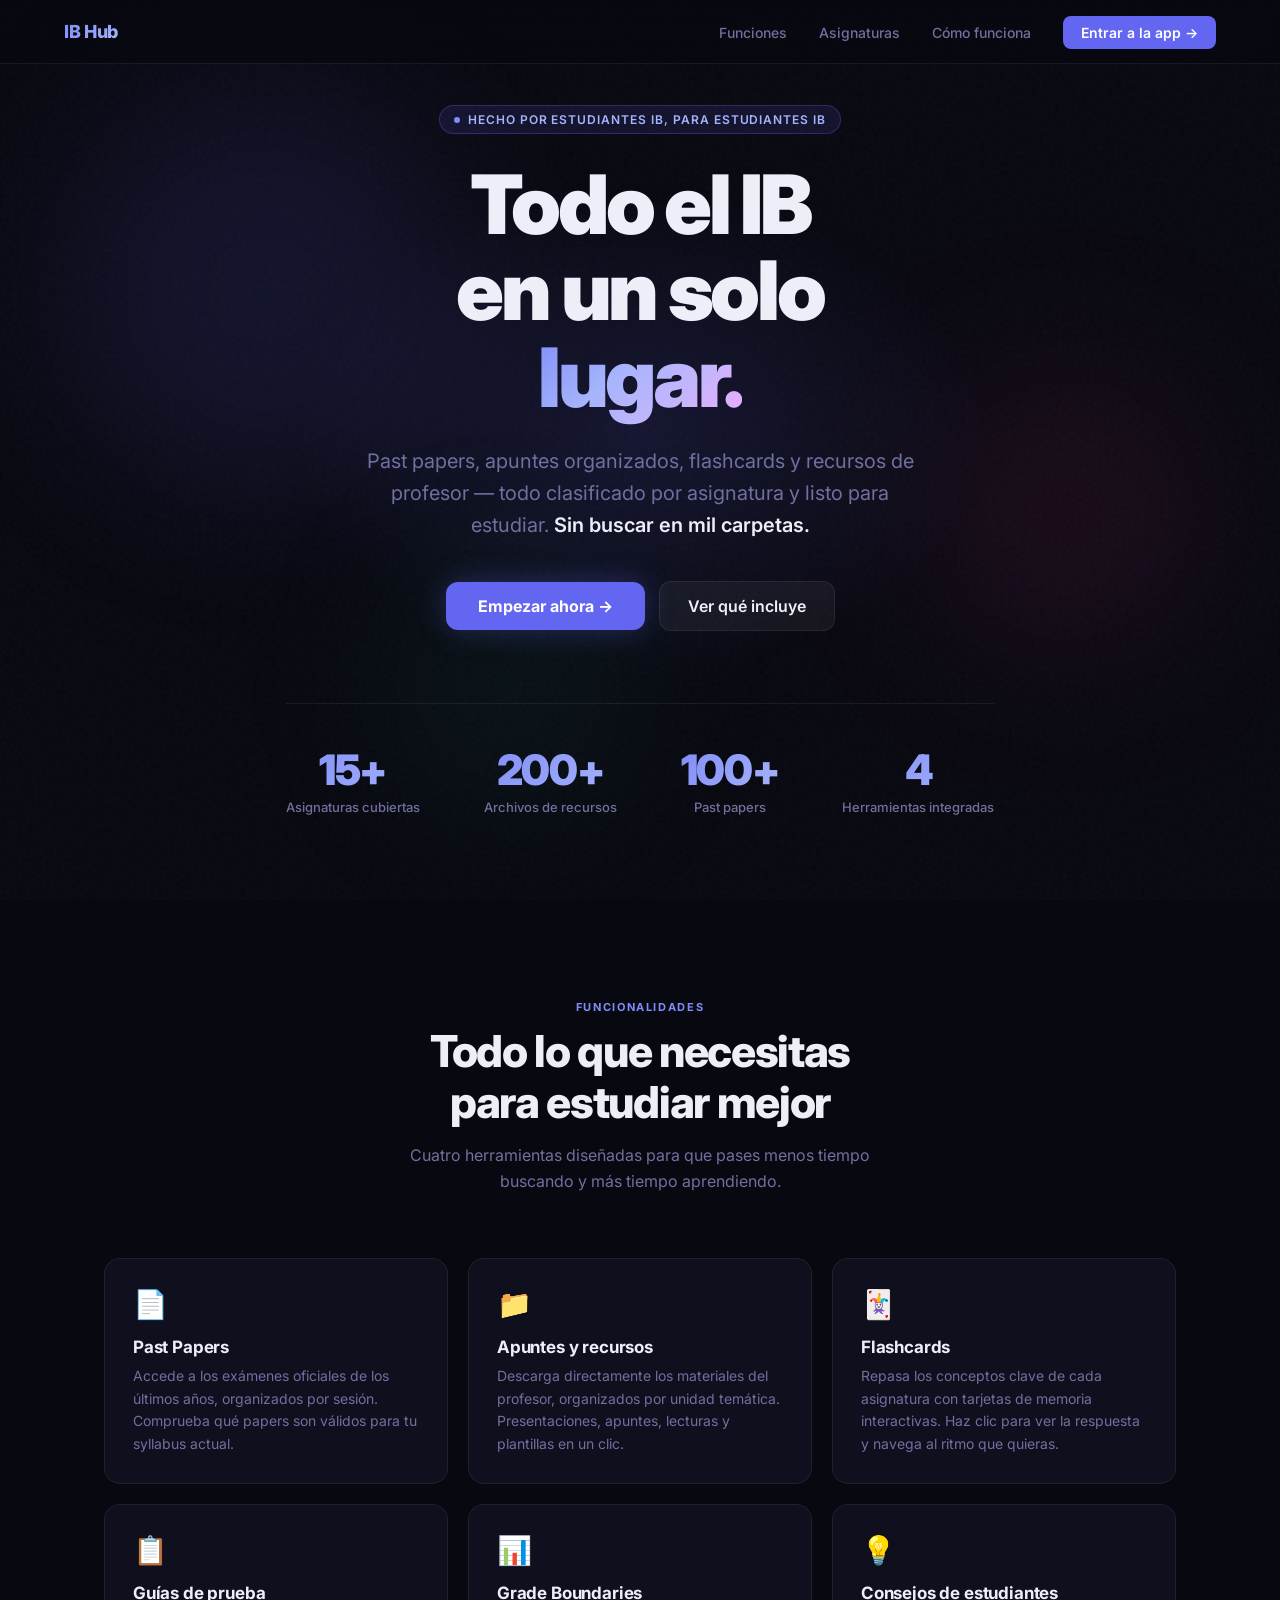
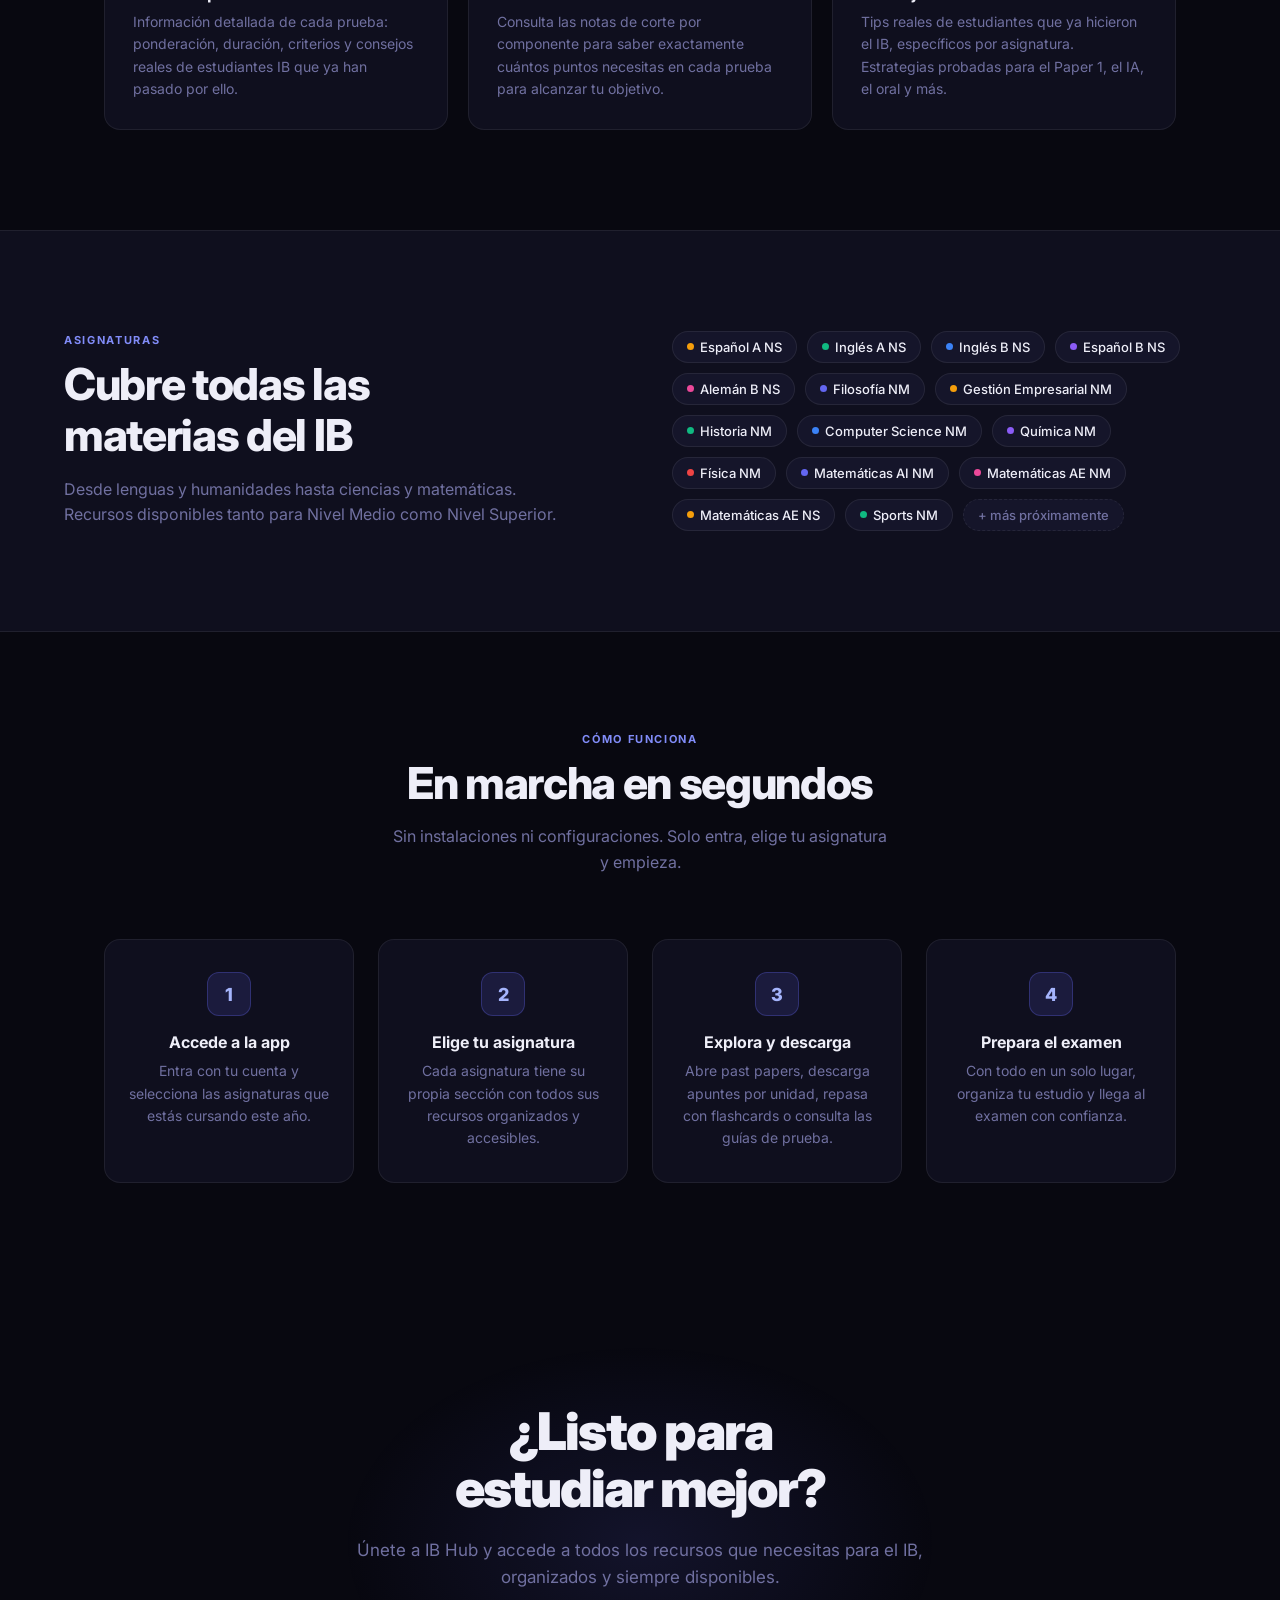
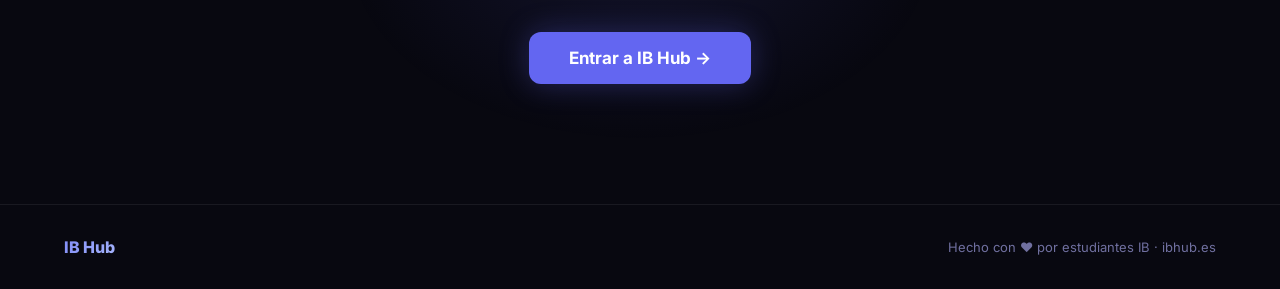
<file: index.html>
<!DOCTYPE html>
<html lang="es">
<head>
  <meta charset="UTF-8" />
  <meta name="viewport" content="width=device-width, initial-scale=1.0" />
  <title>IB Hub — Tu plataforma de estudio IB</title>
  <meta name="description" content="Todo lo que necesitas para el IB en un solo lugar. Past papers, apuntes, flashcards y recursos organizados por asignatura." />
  <link rel="preconnect" href="https://fonts.googleapis.com" />
  <link rel="preconnect" href="https://fonts.gstatic.com" crossorigin />
  <link href="https://fonts.googleapis.com/css2?family=Inter:wght@300;400;500;600;700;800;900&display=swap" rel="stylesheet" />
  <style>
    *, *::before, *::after { box-sizing: border-box; margin: 0; padding: 0; }

    :root {
      --bg:      #080810;
      --bg2:     #0f0f1e;
      --bg3:     #15152a;
      --border:  rgba(255,255,255,0.07);
      --text:    #eeeef8;
      --muted:   #7070a0;
      --accent:  #6366f1;
      --accent2: #818cf8;
      --accent3: #a5b4fc;
      --green:   #10b981;
      --yellow:  #f59e0b;
      --pink:    #ec4899;
    }

    html { scroll-behavior: smooth; }

    body {
      font-family: 'Inter', sans-serif;
      background: var(--bg);
      color: var(--text);
      min-height: 100vh;
      overflow-x: hidden;
    }

    /* ── NOISE overlay ── */
    body::before {
      content: '';
      position: fixed;
      inset: 0;
      background-image: url("data:image/svg+xml,%3Csvg viewBox='0 0 256 256' xmlns='http://www.w3.org/2000/svg'%3E%3Cfilter id='noise'%3E%3CfeTurbulence type='fractalNoise' baseFrequency='0.9' numOctaves='4' stitchTiles='stitch'/%3E%3C/filter%3E%3Crect width='100%25' height='100%25' filter='url(%23noise)' opacity='0.03'/%3E%3C/svg%3E");
      pointer-events: none;
      z-index: 0;
    }

    /* ── NAV ── */
    nav {
      position: fixed;
      top: 0; left: 0; right: 0;
      z-index: 100;
      display: flex;
      align-items: center;
      justify-content: space-between;
      padding: 0 clamp(20px, 5vw, 80px);
      height: 64px;
      background: rgba(8,8,16,0.7);
      backdrop-filter: blur(20px);
      border-bottom: 1px solid var(--border);
    }

    .nav-logo {
      font-size: 18px;
      font-weight: 800;
      letter-spacing: -0.02em;
      background: linear-gradient(135deg, var(--accent2), var(--accent3));
      -webkit-background-clip: text;
      -webkit-text-fill-color: transparent;
    }

    .nav-links {
      display: flex;
      align-items: center;
      gap: 32px;
      list-style: none;
    }

    .nav-links a {
      color: var(--muted);
      text-decoration: none;
      font-size: 14px;
      font-weight: 500;
      transition: color .2s;
    }
    .nav-links a:hover { color: var(--text); }

    .nav-cta {
      background: var(--accent);
      color: #fff !important;
      padding: 8px 18px;
      border-radius: 8px;
      font-weight: 600 !important;
      transition: background .2s, transform .15s !important;
    }
    .nav-cta:hover { background: var(--accent2) !important; transform: translateY(-1px); }

    /* ── HERO ── */
    .hero {
      position: relative;
      min-height: 100vh;
      display: flex;
      flex-direction: column;
      align-items: center;
      justify-content: center;
      text-align: center;
      padding: 100px clamp(20px, 5vw, 80px) 80px;
      overflow: hidden;
    }

    /* glow blobs */
    .hero::after {
      content: '';
      position: absolute;
      top: 20%;
      left: 50%;
      transform: translateX(-50%);
      width: 700px;
      height: 500px;
      background: radial-gradient(ellipse, rgba(99,102,241,0.15) 0%, transparent 70%);
      pointer-events: none;
      z-index: 0;
    }

    .blob {
      position: absolute;
      border-radius: 50%;
      filter: blur(80px);
      pointer-events: none;
      z-index: 0;
    }
    .blob-1 { width: 400px; height: 400px; background: rgba(99,102,241,0.12); top: 10%; left: 5%; }
    .blob-2 { width: 300px; height: 300px; background: rgba(236,72,153,0.08); top: 40%; right: 5%; }
    .blob-3 { width: 250px; height: 250px; background: rgba(16,185,129,0.07); bottom: 10%; left: 30%; }

    .hero-content { position: relative; z-index: 1; max-width: 820px; }

    .hero-badge {
      display: inline-flex;
      align-items: center;
      gap: 8px;
      background: rgba(99,102,241,0.12);
      border: 1px solid rgba(99,102,241,0.3);
      color: var(--accent3);
      font-size: 12px;
      font-weight: 600;
      letter-spacing: 0.08em;
      text-transform: uppercase;
      padding: 6px 14px;
      border-radius: 100px;
      margin-bottom: 28px;
    }

    .hero-badge span { width: 6px; height: 6px; background: var(--accent2); border-radius: 50%; animation: pulse 2s infinite; }
    @keyframes pulse { 0%,100%{opacity:1} 50%{opacity:0.3} }

    .hero-title {
      font-size: clamp(42px, 8vw, 82px);
      font-weight: 900;
      letter-spacing: -0.04em;
      line-height: 1.05;
      margin-bottom: 24px;
    }

    .hero-title .grad {
      background: linear-gradient(135deg, #818cf8 0%, #a5b4fc 40%, #c4b5fd 70%, #f0abfc 100%);
      -webkit-background-clip: text;
      -webkit-text-fill-color: transparent;
    }

    .hero-sub {
      font-size: clamp(16px, 2.5vw, 20px);
      color: var(--muted);
      line-height: 1.6;
      max-width: 560px;
      margin: 0 auto 40px;
    }

    .hero-sub strong { color: var(--text); font-weight: 600; }

    .hero-actions {
      display: flex;
      align-items: center;
      justify-content: center;
      gap: 14px;
      flex-wrap: wrap;
    }

    .btn-primary {
      display: inline-flex;
      align-items: center;
      gap: 8px;
      background: var(--accent);
      color: #fff;
      text-decoration: none;
      font-size: 16px;
      font-weight: 700;
      padding: 14px 32px;
      border-radius: 12px;
      transition: background .2s, transform .15s, box-shadow .2s;
      box-shadow: 0 0 30px rgba(99,102,241,0.3);
    }
    .btn-primary:hover {
      background: var(--accent2);
      transform: translateY(-2px);
      box-shadow: 0 0 50px rgba(99,102,241,0.5);
    }

    .btn-secondary {
      display: inline-flex;
      align-items: center;
      gap: 8px;
      background: rgba(255,255,255,0.05);
      border: 1px solid var(--border);
      color: var(--text);
      text-decoration: none;
      font-size: 16px;
      font-weight: 600;
      padding: 14px 28px;
      border-radius: 12px;
      transition: background .2s, border-color .2s, transform .15s;
    }
    .btn-secondary:hover {
      background: rgba(255,255,255,0.09);
      border-color: rgba(255,255,255,0.15);
      transform: translateY(-2px);
    }

    /* ── STATS ── */
    .stats {
      display: flex;
      justify-content: center;
      gap: clamp(24px, 5vw, 64px);
      flex-wrap: wrap;
      margin-top: 72px;
      padding-top: 40px;
      border-top: 1px solid var(--border);
      position: relative;
      z-index: 1;
    }

    .stat { text-align: center; }
    .stat-num {
      font-size: clamp(28px, 4vw, 42px);
      font-weight: 900;
      letter-spacing: -0.03em;
      background: linear-gradient(135deg, var(--accent2), var(--accent3));
      -webkit-background-clip: text;
      -webkit-text-fill-color: transparent;
    }
    .stat-label {
      font-size: 13px;
      color: var(--muted);
      margin-top: 4px;
      font-weight: 500;
    }

    /* ── SECTION COMMONS ── */
    section { position: relative; z-index: 1; }

    .section-label {
      font-size: 11px;
      font-weight: 700;
      letter-spacing: 0.15em;
      text-transform: uppercase;
      color: var(--accent2);
      margin-bottom: 12px;
    }

    .section-title {
      font-size: clamp(28px, 4vw, 44px);
      font-weight: 800;
      letter-spacing: -0.03em;
      line-height: 1.15;
      margin-bottom: 16px;
    }

    .section-sub {
      font-size: 16px;
      color: var(--muted);
      line-height: 1.6;
      max-width: 500px;
    }

    /* ── FEATURES ── */
    .features {
      padding: 100px clamp(20px, 5vw, 80px);
      max-width: 1200px;
      margin: 0 auto;
    }

    .features-header {
      text-align: center;
      margin-bottom: 64px;
    }
    .features-header .section-sub { margin: 0 auto; }

    .features-grid {
      display: grid;
      grid-template-columns: repeat(auto-fit, minmax(280px, 1fr));
      gap: 20px;
    }

    .feature-card {
      background: var(--bg2);
      border: 1px solid var(--border);
      border-radius: 16px;
      padding: 28px;
      transition: border-color .25s, transform .2s, box-shadow .25s;
      position: relative;
      overflow: hidden;
    }
    .feature-card::before {
      content: '';
      position: absolute;
      inset: 0;
      background: radial-gradient(circle at 50% 0%, var(--card-glow, rgba(99,102,241,0.08)) 0%, transparent 60%);
      opacity: 0;
      transition: opacity .3s;
    }
    .feature-card:hover {
      border-color: rgba(99,102,241,0.3);
      transform: translateY(-4px);
      box-shadow: 0 20px 50px rgba(0,0,0,0.4);
    }
    .feature-card:hover::before { opacity: 1; }

    .feature-icon {
      font-size: 28px;
      margin-bottom: 16px;
      display: block;
    }
    .feature-name {
      font-size: 17px;
      font-weight: 700;
      margin-bottom: 8px;
      letter-spacing: -0.01em;
    }
    .feature-desc {
      font-size: 14px;
      color: var(--muted);
      line-height: 1.6;
    }

    /* feature card accent colors */
    .fc-indigo { --card-glow: rgba(99,102,241,0.1); }
    .fc-green  { --card-glow: rgba(16,185,129,0.1); }
    .fc-yellow { --card-glow: rgba(245,158,11,0.1); }
    .fc-pink   { --card-glow: rgba(236,72,153,0.1); }
    .fc-blue   { --card-glow: rgba(59,130,246,0.1); }
    .fc-purple { --card-glow: rgba(139,92,246,0.1); }

    /* ── SUBJECTS ── */
    .subjects-section {
      padding: 100px clamp(20px, 5vw, 80px);
      background: var(--bg2);
      border-top: 1px solid var(--border);
      border-bottom: 1px solid var(--border);
    }

    .subjects-inner {
      max-width: 1200px;
      margin: 0 auto;
      display: grid;
      grid-template-columns: 1fr 1fr;
      gap: 64px;
      align-items: center;
    }

    @media (max-width: 768px) {
      .subjects-inner { grid-template-columns: 1fr; gap: 40px; }
      .nav-links { display: none; }
    }

    .subjects-chips {
      display: flex;
      flex-wrap: wrap;
      gap: 10px;
    }

    .chip {
      display: inline-flex;
      align-items: center;
      gap: 6px;
      background: var(--bg3);
      border: 1px solid var(--border);
      color: var(--text);
      font-size: 13px;
      font-weight: 500;
      padding: 7px 14px;
      border-radius: 100px;
      transition: border-color .2s, background .2s;
    }
    .chip:hover {
      border-color: rgba(99,102,241,0.4);
      background: rgba(99,102,241,0.08);
    }
    .chip-dot {
      width: 7px; height: 7px;
      border-radius: 50%;
      flex-shrink: 0;
    }

    /* ── HOW IT WORKS ── */
    .how {
      padding: 100px clamp(20px, 5vw, 80px);
      max-width: 1200px;
      margin: 0 auto;
    }

    .how-header { text-align: center; margin-bottom: 64px; }
    .how-header .section-sub { margin: 0 auto; }

    .steps {
      display: grid;
      grid-template-columns: repeat(auto-fit, minmax(220px, 1fr));
      gap: 24px;
      position: relative;
    }

    .step {
      text-align: center;
      padding: 32px 24px;
      background: var(--bg2);
      border: 1px solid var(--border);
      border-radius: 16px;
      position: relative;
    }

    .step-num {
      width: 44px;
      height: 44px;
      border-radius: 12px;
      background: rgba(99,102,241,0.15);
      border: 1px solid rgba(99,102,241,0.3);
      color: var(--accent3);
      font-size: 18px;
      font-weight: 800;
      display: flex;
      align-items: center;
      justify-content: center;
      margin: 0 auto 16px;
    }

    .step-title {
      font-size: 16px;
      font-weight: 700;
      margin-bottom: 8px;
    }

    .step-desc {
      font-size: 14px;
      color: var(--muted);
      line-height: 1.6;
    }

    /* ── CTA ── */
    .cta-section {
      padding: 120px clamp(20px, 5vw, 80px);
      text-align: center;
      position: relative;
      overflow: hidden;
    }

    .cta-section::before {
      content: '';
      position: absolute;
      top: 50%;
      left: 50%;
      transform: translate(-50%, -50%);
      width: 600px;
      height: 400px;
      background: radial-gradient(ellipse, rgba(99,102,241,0.12) 0%, transparent 70%);
      pointer-events: none;
    }

    .cta-inner { position: relative; z-index: 1; max-width: 600px; margin: 0 auto; }

    .cta-title {
      font-size: clamp(32px, 5vw, 52px);
      font-weight: 900;
      letter-spacing: -0.04em;
      line-height: 1.1;
      margin-bottom: 20px;
    }

    .cta-sub {
      font-size: 17px;
      color: var(--muted);
      line-height: 1.6;
      margin-bottom: 40px;
    }

    /* ── FOOTER ── */
    footer {
      border-top: 1px solid var(--border);
      padding: 32px clamp(20px, 5vw, 80px);
      display: flex;
      align-items: center;
      justify-content: space-between;
      flex-wrap: wrap;
      gap: 12px;
    }

    .footer-logo {
      font-size: 16px;
      font-weight: 800;
      background: linear-gradient(135deg, var(--accent2), var(--accent3));
      -webkit-background-clip: text;
      -webkit-text-fill-color: transparent;
    }

    .footer-text {
      font-size: 13px;
      color: var(--muted);
    }
  </style>
</head>
<body>

  <!-- NAV -->
  <nav>
    <div class="nav-logo">IB Hub</div>
    <ul class="nav-links">
      <li><a href="#features">Funciones</a></li>
      <li><a href="#subjects">Asignaturas</a></li>
      <li><a href="#how">Cómo funciona</a></li>
      <li><a href="ib-hub.html" class="nav-cta">Entrar a la app →</a></li>
    </ul>
  </nav>

  <!-- HERO -->
  <section class="hero">
    <div class="blob blob-1"></div>
    <div class="blob blob-2"></div>
    <div class="blob blob-3"></div>

    <div class="hero-content">
      <div class="hero-badge">
        <span></span>
        Hecho por estudiantes IB, para estudiantes IB
      </div>

      <h1 class="hero-title">
        Todo el IB<br>
        en un solo<br>
        <span class="grad">lugar.</span>
      </h1>

      <p class="hero-sub">
        Past papers, apuntes organizados, flashcards y recursos de profesor — todo clasificado por asignatura y listo para estudiar. <strong>Sin buscar en mil carpetas.</strong>
      </p>

      <div class="hero-actions">
        <a href="ib-hub.html" class="btn-primary">
          Empezar ahora →
        </a>
        <a href="#features" class="btn-secondary">
          Ver qué incluye
        </a>
      </div>

      <div class="stats">
        <div class="stat">
          <div class="stat-num">15+</div>
          <div class="stat-label">Asignaturas cubiertas</div>
        </div>
        <div class="stat">
          <div class="stat-num">200+</div>
          <div class="stat-label">Archivos de recursos</div>
        </div>
        <div class="stat">
          <div class="stat-num">100+</div>
          <div class="stat-label">Past papers</div>
        </div>
        <div class="stat">
          <div class="stat-num">4</div>
          <div class="stat-label">Herramientas integradas</div>
        </div>
      </div>
    </div>
  </section>

  <!-- FEATURES -->
  <section class="features" id="features">
    <div class="features-header">
      <div class="section-label">Funcionalidades</div>
      <h2 class="section-title">Todo lo que necesitas<br>para estudiar mejor</h2>
      <p class="section-sub">Cuatro herramientas diseñadas para que pases menos tiempo buscando y más tiempo aprendiendo.</p>
    </div>

    <div class="features-grid">
      <div class="feature-card fc-indigo">
        <span class="feature-icon">📄</span>
        <div class="feature-name">Past Papers</div>
        <div class="feature-desc">Accede a los exámenes oficiales de los últimos años, organizados por sesión. Comprueba qué papers son válidos para tu syllabus actual.</div>
      </div>

      <div class="feature-card fc-green">
        <span class="feature-icon">📁</span>
        <div class="feature-name">Apuntes y recursos</div>
        <div class="feature-desc">Descarga directamente los materiales del profesor, organizados por unidad temática. Presentaciones, apuntes, lecturas y plantillas en un clic.</div>
      </div>

      <div class="feature-card fc-yellow">
        <span class="feature-icon">🃏</span>
        <div class="feature-name">Flashcards</div>
        <div class="feature-desc">Repasa los conceptos clave de cada asignatura con tarjetas de memoria interactivas. Haz clic para ver la respuesta y navega al ritmo que quieras.</div>
      </div>

      <div class="feature-card fc-pink">
        <span class="feature-icon">📋</span>
        <div class="feature-name">Guías de prueba</div>
        <div class="feature-desc">Información detallada de cada prueba: ponderación, duración, criterios y consejos reales de estudiantes IB que ya han pasado por ello.</div>
      </div>

      <div class="feature-card fc-blue">
        <span class="feature-icon">📊</span>
        <div class="feature-name">Grade Boundaries</div>
        <div class="feature-desc">Consulta las notas de corte por componente para saber exactamente cuántos puntos necesitas en cada prueba para alcanzar tu objetivo.</div>
      </div>

      <div class="feature-card fc-purple">
        <span class="feature-icon">💡</span>
        <div class="feature-name">Consejos de estudiantes</div>
        <div class="feature-desc">Tips reales de estudiantes que ya hicieron el IB, específicos por asignatura. Estrategias probadas para el Paper 1, el IA, el oral y más.</div>
      </div>
    </div>
  </section>

  <!-- SUBJECTS -->
  <section class="subjects-section" id="subjects">
    <div class="subjects-inner">
      <div>
        <div class="section-label">Asignaturas</div>
        <h2 class="section-title">Cubre todas las<br>materias del IB</h2>
        <p class="section-sub">Desde lenguas y humanidades hasta ciencias y matemáticas. Recursos disponibles tanto para Nivel Medio como Nivel Superior.</p>
      </div>
      <div class="subjects-chips">
        <span class="chip"><span class="chip-dot" style="background:#f59e0b"></span>Español A NS</span>
        <span class="chip"><span class="chip-dot" style="background:#10b981"></span>Inglés A NS</span>
        <span class="chip"><span class="chip-dot" style="background:#3b82f6"></span>Inglés B NS</span>
        <span class="chip"><span class="chip-dot" style="background:#8b5cf6"></span>Español B NS</span>
        <span class="chip"><span class="chip-dot" style="background:#ec4899"></span>Alemán B NS</span>
        <span class="chip"><span class="chip-dot" style="background:#6366f1"></span>Filosofía NM</span>
        <span class="chip"><span class="chip-dot" style="background:#f59e0b"></span>Gestión Empresarial NM</span>
        <span class="chip"><span class="chip-dot" style="background:#10b981"></span>Historia NM</span>
        <span class="chip"><span class="chip-dot" style="background:#3b82f6"></span>Computer Science NM</span>
        <span class="chip"><span class="chip-dot" style="background:#8b5cf6"></span>Química NM</span>
        <span class="chip"><span class="chip-dot" style="background:#ef4444"></span>Física NM</span>
        <span class="chip"><span class="chip-dot" style="background:#6366f1"></span>Matemáticas AI NM</span>
        <span class="chip"><span class="chip-dot" style="background:#ec4899"></span>Matemáticas AE NM</span>
        <span class="chip"><span class="chip-dot" style="background:#f59e0b"></span>Matemáticas AE NS</span>
        <span class="chip"><span class="chip-dot" style="background:#10b981"></span>Sports NM</span>
        <span class="chip" style="border-style:dashed; color: var(--muted)">+ más próximamente</span>
      </div>
    </div>
  </section>

  <!-- HOW IT WORKS -->
  <section class="how" id="how">
    <div class="how-header">
      <div class="section-label">Cómo funciona</div>
      <h2 class="section-title">En marcha en segundos</h2>
      <p class="section-sub">Sin instalaciones ni configuraciones. Solo entra, elige tu asignatura y empieza.</p>
    </div>

    <div class="steps">
      <div class="step">
        <div class="step-num">1</div>
        <div class="step-title">Accede a la app</div>
        <div class="step-desc">Entra con tu cuenta y selecciona las asignaturas que estás cursando este año.</div>
      </div>
      <div class="step">
        <div class="step-num">2</div>
        <div class="step-title">Elige tu asignatura</div>
        <div class="step-desc">Cada asignatura tiene su propia sección con todos sus recursos organizados y accesibles.</div>
      </div>
      <div class="step">
        <div class="step-num">3</div>
        <div class="step-title">Explora y descarga</div>
        <div class="step-desc">Abre past papers, descarga apuntes por unidad, repasa con flashcards o consulta las guías de prueba.</div>
      </div>
      <div class="step">
        <div class="step-num">4</div>
        <div class="step-title">Prepara el examen</div>
        <div class="step-desc">Con todo en un solo lugar, organiza tu estudio y llega al examen con confianza.</div>
      </div>
    </div>
  </section>

  <!-- CTA -->
  <section class="cta-section">
    <div class="cta-inner">
      <h2 class="cta-title">¿Listo para<br>estudiar mejor?</h2>
      <p class="cta-sub">Únete a IB Hub y accede a todos los recursos que necesitas para el IB, organizados y siempre disponibles.</p>
      <a href="ib-hub.html" class="btn-primary" style="font-size:17px; padding: 16px 40px;">
        Entrar a IB Hub →
      </a>
    </div>
  </section>

  <!-- FOOTER -->
  <footer>
    <div class="footer-logo">IB Hub</div>
    <div class="footer-text">Hecho con ❤️ por estudiantes IB · ibhub.es</div>
  </footer>

</body>
</html>
</file>
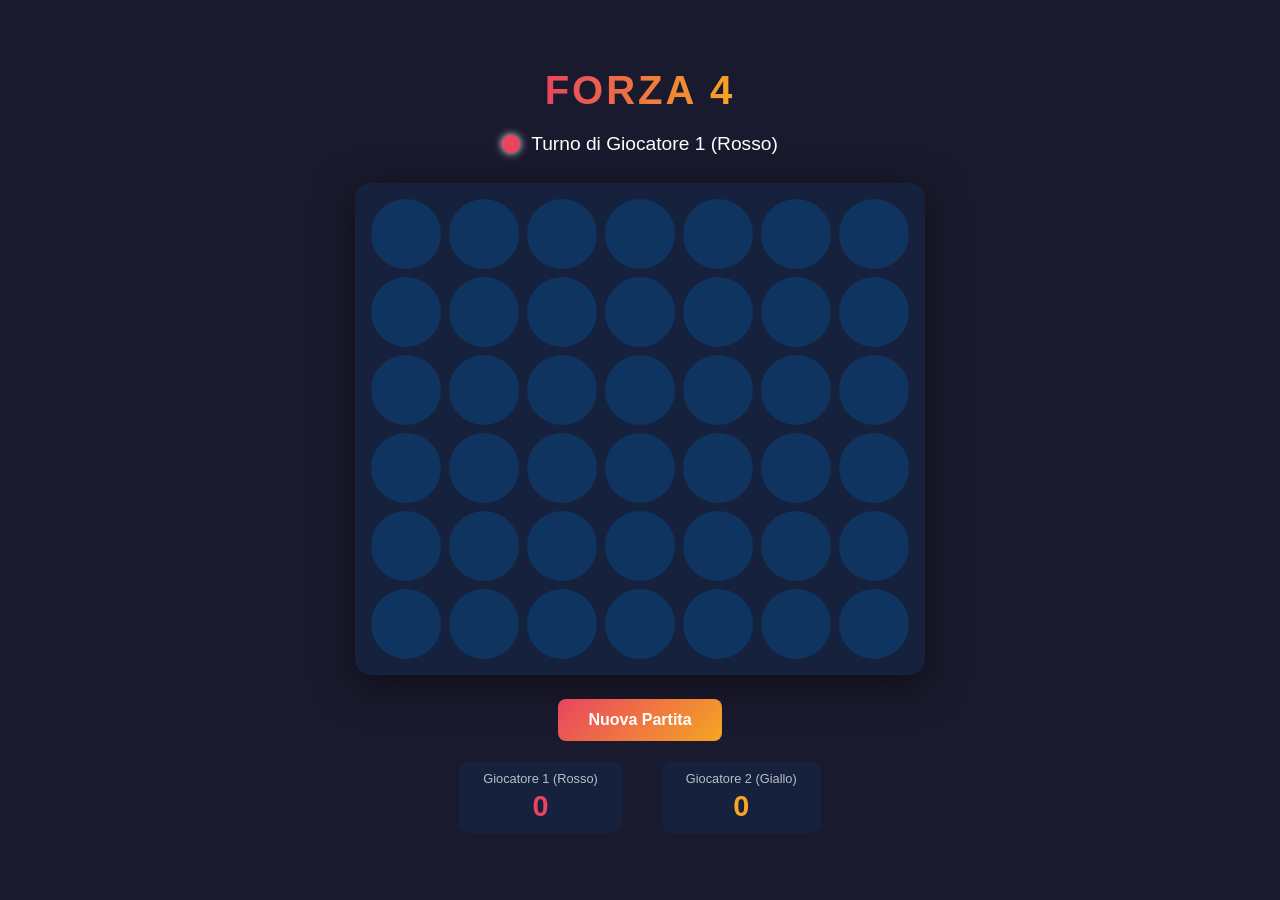
<file: forza4.html>
<!DOCTYPE html>
<html lang="it">
<head>
  <meta charset="UTF-8">
  <meta name="viewport" content="width=device-width, initial-scale=1.0">
  <title>Forza 4</title>
  <style>
    * { margin: 0; padding: 0; box-sizing: border-box; }

    body {
      background: #1a1a2e;
      display: flex;
      flex-direction: column;
      align-items: center;
      justify-content: center;
      min-height: 100vh;
      font-family: 'Segoe UI', sans-serif;
      color: white;
    }

    h1 {
      font-size: 2.5rem;
      margin-bottom: 20px;
      letter-spacing: 3px;
      text-transform: uppercase;
      background: linear-gradient(90deg, #e94560, #f5a623);
      -webkit-background-clip: text;
      -webkit-text-fill-color: transparent;
    }

    #status {
      font-size: 1.2rem;
      margin-bottom: 20px;
      height: 30px;
      transition: all 0.3s;
    }

    .player-indicator {
      display: inline-block;
      width: 18px;
      height: 18px;
      border-radius: 50%;
      vertical-align: middle;
      margin-right: 6px;
      box-shadow: 0 0 8px currentColor;
    }

    #board-wrapper {
      background: #16213e;
      border-radius: 16px;
      padding: 16px;
      box-shadow: 0 10px 40px rgba(0,0,0,0.5);
    }

    #board {
      display: grid;
      grid-template-columns: repeat(7, 70px);
      grid-template-rows: repeat(6, 70px);
      gap: 8px;
    }

    .cell {
      width: 70px;
      height: 70px;
      border-radius: 50%;
      background: #0f3460;
      cursor: pointer;
      transition: transform 0.1s, background 0.2s;
      position: relative;
      overflow: hidden;
    }

    .cell:hover {
      transform: scale(1.05);
      background: #1a4a7a;
    }

    .cell.red {
      background: radial-gradient(circle at 35% 35%, #ff6b6b, #e94560);
      box-shadow: 0 0 12px rgba(233, 69, 96, 0.6);
      cursor: default;
    }

    .cell.yellow {
      background: radial-gradient(circle at 35% 35%, #ffe66d, #f5a623);
      box-shadow: 0 0 12px rgba(245, 166, 35, 0.6);
      cursor: default;
    }

    .cell.winning {
      animation: pulse 0.6s ease-in-out infinite alternate;
    }

    @keyframes pulse {
      from { transform: scale(1); box-shadow: 0 0 12px currentColor; }
      to   { transform: scale(1.12); box-shadow: 0 0 24px currentColor; }
    }

    @keyframes drop {
      from { transform: translateY(-400px); }
      to   { transform: translateY(0); }
    }

    .cell.drop {
      animation: drop 0.35s cubic-bezier(0.23, 1, 0.32, 1);
    }

    #controls {
      margin-top: 24px;
      display: flex;
      gap: 16px;
    }

    button {
      padding: 12px 30px;
      border: none;
      border-radius: 8px;
      font-size: 1rem;
      cursor: pointer;
      font-weight: bold;
      transition: transform 0.1s, opacity 0.2s;
    }

    button:hover { transform: scale(1.05); opacity: 0.9; }

    #btn-restart {
      background: linear-gradient(135deg, #e94560, #f5a623);
      color: white;
    }

    #scoreboard {
      margin-top: 20px;
      display: flex;
      gap: 40px;
      font-size: 1rem;
    }

    .score-box {
      text-align: center;
      background: #16213e;
      padding: 10px 24px;
      border-radius: 10px;
    }

    .score-box .label { font-size: 0.8rem; opacity: 0.7; margin-bottom: 4px; }
    .score-box .value { font-size: 1.8rem; font-weight: bold; }
    .score-box.red-score .value  { color: #e94560; }
    .score-box.yellow-score .value { color: #f5a623; }
  </style>
</head>
<body>

<h1>Forza 4</h1>
<div id="status"></div>

<div id="board-wrapper">
  <div id="board"></div>
</div>

<div id="controls">
  <button id="btn-restart">Nuova Partita</button>
</div>

<div id="scoreboard">
  <div class="score-box red-score">
    <div class="label">Giocatore 1 (Rosso)</div>
    <div class="value" id="score-red">0</div>
  </div>
  <div class="score-box yellow-score">
    <div class="label">Giocatore 2 (Giallo)</div>
    <div class="value" id="score-yellow">0</div>
  </div>
</div>

<script>
  const ROWS = 6, COLS = 7;
  let board, currentPlayer, gameOver;
  let scores = { red: 0, yellow: 0 };

  const boardEl = document.getElementById('board');
  const statusEl = document.getElementById('status');

  function initGame() {
    board = Array.from({ length: ROWS }, () => Array(COLS).fill(null));
    currentPlayer = 'red';
    gameOver = false;
    renderBoard();
    updateStatus();
  }

  function renderBoard() {
    boardEl.innerHTML = '';
    for (let r = 0; r < ROWS; r++) {
      for (let c = 0; c < COLS; c++) {
        const cell = document.createElement('div');
        cell.classList.add('cell');
        if (board[r][c]) cell.classList.add(board[r][c]);
        cell.dataset.col = c;
        cell.addEventListener('click', () => handleClick(c));
        boardEl.appendChild(cell);
      }
    }
  }

  function handleClick(col) {
    if (gameOver) return;

    const row = getAvailableRow(col);
    if (row === -1) return;

    board[row][col] = currentPlayer;
    renderBoard();

    // Animazione caduta
    const cellEl = boardEl.children[row * COLS + col];
    cellEl.classList.add('drop');

    const winner = checkWinner(row, col);
    if (winner) {
      highlightWinner(winner.cells);
      scores[currentPlayer]++;
      document.getElementById(`score-${currentPlayer}`).textContent = scores[currentPlayer];
      statusEl.innerHTML = `<span class="player-indicator" style="background:${currentPlayer === 'red' ? '#e94560' : '#f5a623'}"></span> ${currentPlayer === 'red' ? 'Giocatore 1' : 'Giocatore 2'} vince!`;
      gameOver = true;
      return;
    }

    if (isBoardFull()) {
      statusEl.textContent = 'Pareggio!';
      gameOver = true;
      return;
    }

    currentPlayer = currentPlayer === 'red' ? 'yellow' : 'red';
    updateStatus();
  }

  function getAvailableRow(col) {
    for (let r = ROWS - 1; r >= 0; r--) {
      if (!board[r][col]) return r;
    }
    return -1;
  }

  function checkWinner(row, col) {
    const directions = [[0,1],[1,0],[1,1],[1,-1]];
    const color = board[row][col];

    for (const [dr, dc] of directions) {
      const cells = [[row, col]];
      for (let i = 1; i < 4; i++) {
        const r = row + dr * i, c = col + dc * i;
        if (r >= 0 && r < ROWS && c >= 0 && c < COLS && board[r][c] === color) cells.push([r, c]);
        else break;
      }
      for (let i = 1; i < 4; i++) {
        const r = row - dr * i, c = col - dc * i;
        if (r >= 0 && r < ROWS && c >= 0 && c < COLS && board[r][c] === color) cells.push([r, c]);
        else break;
      }
      if (cells.length >= 4) return { color, cells };
    }
    return null;
  }

  function highlightWinner(cells) {
    for (const [r, c] of cells) {
      boardEl.children[r * COLS + c].classList.add('winning');
    }
  }

  function isBoardFull() {
    return board[0].every(cell => cell !== null);
  }

  function updateStatus() {
    const color = currentPlayer === 'red' ? '#e94560' : '#f5a623';
    const name = currentPlayer === 'red' ? 'Giocatore 1 (Rosso)' : 'Giocatore 2 (Giallo)';
    statusEl.innerHTML = `<span class="player-indicator" style="background:${color}"></span> Turno di ${name}`;
  }

  document.getElementById('btn-restart').addEventListener('click', initGame);

  initGame();
</script>
</body>
</html>
</file>
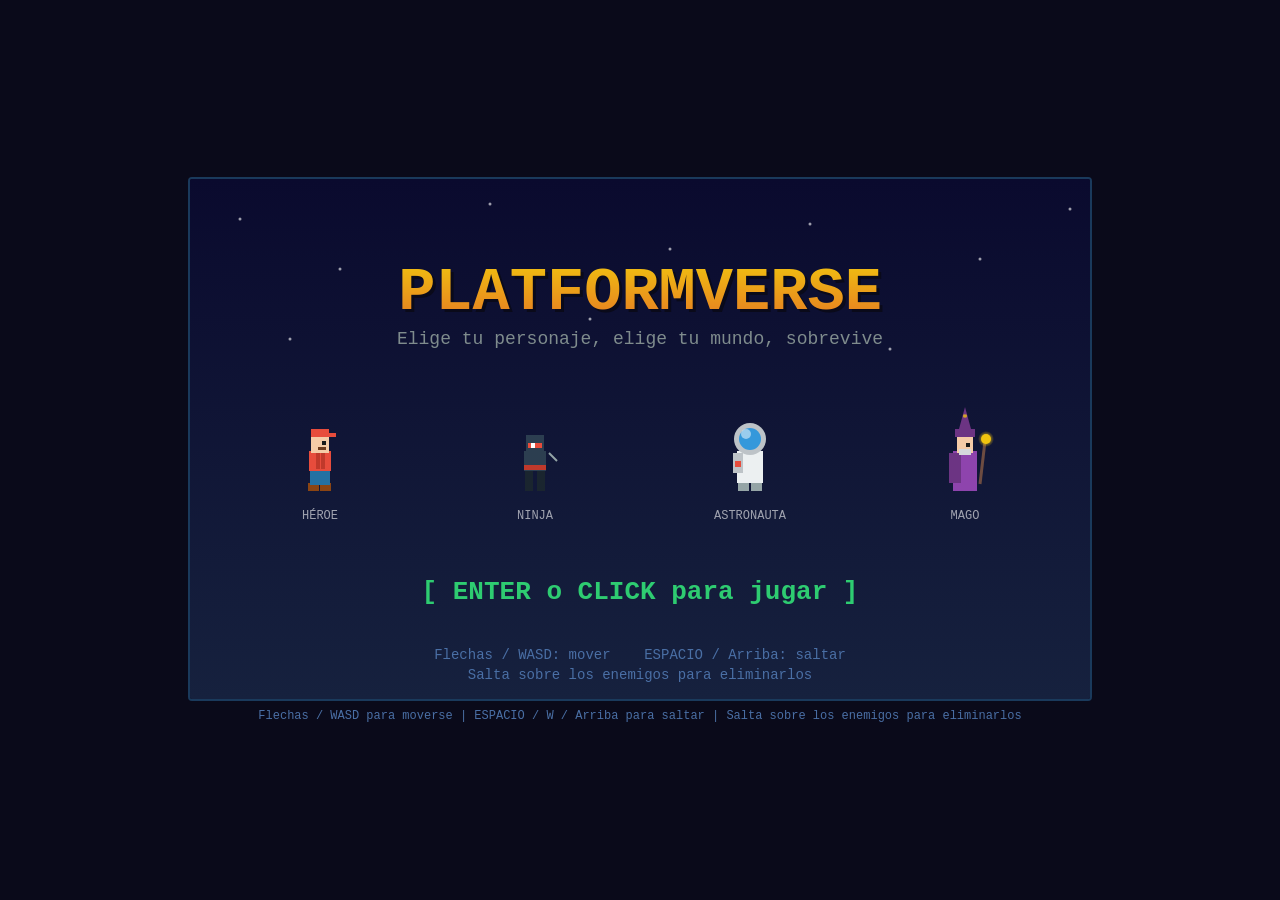
<file: platformverse.html>
<!DOCTYPE html>
<html lang="es">
<head>
<meta charset="UTF-8">
<meta name="viewport" content="width=device-width, initial-scale=1.0">
<title>PlatformVerse</title>
<style>
  * { margin: 0; padding: 0; box-sizing: border-box; }
  body {
    background: #0a0a1a;
    display: flex;
    flex-direction: column;
    align-items: center;
    justify-content: center;
    min-height: 100vh;
    font-family: 'Courier New', monospace;
    overflow: hidden;
  }
  canvas {
    display: block;
    border: 2px solid #1a3a5c;
    border-radius: 4px;
    max-width: 100vw;
    max-height: 100vh;
  }
  #controls {
    margin-top: 8px;
    color: #4a6fa5;
    font-size: 12px;
    font-family: 'Courier New', monospace;
    text-align: center;
  }
</style>
</head>
<body>
<canvas id="c"></canvas>
<div id="controls">Flechas / WASD para moverse | ESPACIO / W / Arriba para saltar | Salta sobre los enemigos para eliminarlos</div>

<script>
// =====================================================
//  PLATFORMVERSE - Juego de plataformas 2D
// =====================================================

const canvas = document.getElementById('c');
const ctx = canvas.getContext('2d');
canvas.width  = 900;
canvas.height = 520;

// ── Constantes físicas ─────────────────────────────
const GRAVITY    = 0.68;
const GROUND_Y   = canvas.height - 60;
const LEVEL_W    = 3200;

// ── Estado global ──────────────────────────────────
let STATE      = 'menu';   // menu | char_select | world_select | game | gameover | win
let selChar    = 0;
let selWorld   = 0;
let score      = 0;
let lives      = 3;
let coinCount  = 0;
let scrollX    = 0;
let frameCount = 0;

// ── Input ──────────────────────────────────────────
const keys = {};
document.addEventListener('keydown', e => {
  if (!keys[e.code]) onKeyDown(e.code);
  keys[e.code] = true;
  if (['Space','ArrowUp','ArrowDown','ArrowLeft','ArrowRight'].includes(e.code)) e.preventDefault();
});
document.addEventListener('keyup', e => { keys[e.code] = false; });
canvas.addEventListener('click', onClick);

// ─────────────────────────────────────────────────────────────
//  PERSONAJES
// ─────────────────────────────────────────────────────────────
const CHARS = [
  {
    name: 'HÉROE',
    desc: 'Balanceado',
    tag: 'VEL ████  SALT ████',
    speed: 5.0, jump: 12,
    draw(x, y, dir, anim) {
      // Zapatos
      ctx.fillStyle = '#8B4513';
      ctx.fillRect(x + (dir>0 ? -12 : 2), y - 6, 11, 8);
      ctx.fillRect(x + (dir>0 ?   0 :-13), y - 6, 11, 8);
      // Pantalón
      ctx.fillStyle = '#2471a3';
      ctx.fillRect(x - 10, y - 20, 20, 16);
      // Cuerpo (overol rojo)
      ctx.fillStyle = '#e74c3c';
      ctx.fillRect(x - 11, y - 38, 22, 20);
      // Tirantes
      ctx.fillStyle = '#c0392b';
      ctx.fillRect(x - 4, y - 38, 4, 18);
      ctx.fillRect(x + 1, y - 38, 4, 18);
      // Cabeza
      ctx.fillStyle = '#f5cba7';
      ctx.fillRect(x - 9, y - 54, 18, 18);
      // Gorra
      ctx.fillStyle = '#e74c3c';
      ctx.fillRect(x - 9, y - 60, 18, 8);
      ctx.fillRect(x + (dir>0 ? 4 :-16), y - 56, 12, 4);
      // Ojo
      ctx.fillStyle = '#1a1a1a';
      ctx.fillRect(x + (dir>0 ? 2 : -8), y - 48, 4, 4);
      // Bigote
      ctx.fillStyle = '#6d3b1e';
      ctx.fillRect(x + (dir>0 ? -2 : -6), y - 42, 8, 3);
    }
  },
  {
    name: 'NINJA',
    desc: 'Super rapido',
    tag: 'VEL ██████  SALT ███',
    speed: 7.5, jump: 10,
    draw(x, y, dir, anim) {
      // Piernas
      ctx.fillStyle = '#1a252f';
      ctx.fillRect(x - 10, y - 20, 8, 22);
      ctx.fillRect(x + 2,  y - 20, 8, 22);
      // Cuerpo
      ctx.fillStyle = '#2c3e50';
      ctx.fillRect(x - 11, y - 38, 22, 20);
      // Faja roja
      ctx.fillStyle = '#c0392b';
      ctx.fillRect(x - 11, y - 24, 22, 5);
      // Cabeza (con máscara)
      ctx.fillStyle = '#2c3e50';
      ctx.fillRect(x - 9, y - 54, 18, 18);
      // Ranura de ojos
      ctx.fillStyle = '#e74c3c';
      ctx.fillRect(x - 7, y - 46, 14, 5);
      ctx.fillStyle = '#fff';
      ctx.fillRect(x + (dir>0 ? -4 : -4), y - 46, 4, 5);
      // Kunai
      ctx.strokeStyle = '#95a5a6';
      ctx.lineWidth = 2;
      ctx.beginPath();
      const kx = x + (dir>0 ? 14 : -14);
      ctx.moveTo(kx, y - 36);
      ctx.lineTo(kx + (dir>0 ? 8 : -8), y - 28);
      ctx.stroke();
    }
  },
  {
    name: 'ASTRONAUTA',
    desc: 'Salta muy alto',
    tag: 'VEL ███  SALT ███████',
    speed: 4.0, jump: 14,
    draw(x, y, dir, anim) {
      // Botas
      ctx.fillStyle = '#95a5a6';
      ctx.fillRect(x - 12, y - 8, 11, 10);
      ctx.fillRect(x + 1,  y - 8, 11, 10);
      // Traje (cuerpo)
      ctx.fillStyle = '#ecf0f1';
      ctx.fillRect(x - 13, y - 38, 26, 32);
      // Mochila propulsora
      ctx.fillStyle = '#bdc3c7';
      ctx.fillRect(x + (dir>0 ? -17 : 9), y - 36, 10, 20);
      ctx.fillStyle = '#e74c3c';
      ctx.fillRect(x + (dir>0 ? -15 : 11), y - 28, 6, 6);
      // Casco
      ctx.fillStyle = '#bdc3c7';
      ctx.beginPath();
      ctx.arc(x, y - 50, 16, 0, Math.PI * 2);
      ctx.fill();
      // Visor
      ctx.fillStyle = '#3498db';
      ctx.beginPath();
      ctx.arc(x, y - 50, 11, 0, Math.PI * 2);
      ctx.fill();
      // Reflejo visor
      ctx.fillStyle = 'rgba(255,255,255,0.5)';
      ctx.beginPath();
      ctx.arc(x - 4, y - 55, 5, 0, Math.PI * 2);
      ctx.fill();
    }
  },
  {
    name: 'MAGO',
    desc: 'Vuelo y magia',
    tag: 'VEL ████  SALT █████',
    speed: 4.5, jump: 13,
    draw(x, y, dir, anim) {
      // Ropa
      ctx.fillStyle = '#8e44ad';
      ctx.fillRect(x - 12, y - 38, 24, 40);
      // Capa
      ctx.fillStyle = '#6c3483';
      ctx.fillRect(x + (dir>0 ? -16 : 4), y - 36, 12, 30);
      // Detalles dorados
      ctx.fillStyle = '#f1c40f';
      ctx.fillRect(x - 3, y - 38, 6, 3);
      // Cabeza
      ctx.fillStyle = '#f5cba7';
      ctx.fillRect(x - 8, y - 54, 16, 18);
      // Sombrero
      ctx.fillStyle = '#6c3483';
      ctx.fillRect(x - 10, y - 60, 20, 8);
      ctx.beginPath();
      ctx.moveTo(x - 6, y - 60);
      ctx.lineTo(x + 6, y - 60);
      ctx.lineTo(x, y - 82);
      ctx.closePath();
      ctx.fill();
      // Estrella en el sombrero
      ctx.fillStyle = '#f1c40f';
      ctx.font = 'bold 10px serif';
      ctx.textAlign = 'center';
      ctx.fillText('*', x, y - 68);
      // Ojo
      ctx.fillStyle = '#1a1a1a';
      ctx.fillRect(x + (dir>0 ? 1 : -8), y - 46, 4, 4);
      // Barba
      ctx.fillStyle = '#d5d8dc';
      ctx.fillRect(x - 6, y - 40, 12, 6);
      // Bastón
      ctx.strokeStyle = '#6d4c41';
      ctx.lineWidth = 3;
      ctx.beginPath();
      const sx = x + (dir>0 ? 15 : -15);
      ctx.moveTo(sx, y - 5);
      ctx.lineTo(sx + (dir>0 ? 5 : -5), y - 48);
      ctx.stroke();
      // Orbe mágico
      const glow = ctx.createRadialGradient(sx + (dir>0?6:-6), y-50, 1, sx + (dir>0?6:-6), y-50, 8);
      glow.addColorStop(0, '#f1c40f');
      glow.addColorStop(1, 'rgba(241,196,15,0)');
      ctx.fillStyle = glow;
      ctx.beginPath();
      ctx.arc(sx + (dir>0?6:-6), y-50, 8, 0, Math.PI*2);
      ctx.fill();
      ctx.fillStyle = '#f1c40f';
      ctx.beginPath();
      ctx.arc(sx + (dir>0?6:-6), y-50, 5, 0, Math.PI*2);
      ctx.fill();
    }
  }
];

// ─────────────────────────────────────────────────────────────
//  MUNDOS
// ─────────────────────────────────────────────────────────────
const WORLDS = [
  {
    name: 'COLINAS VERDES',
    desc: 'El mundo clasico',
    sky0: '#5dade2', sky1: '#aed6f1',
    ground: '#196f3d', groundTop: '#27ae60',
    platColor: '#1d8348', platTop: '#2ecc71',
    enemyColor: '#922b21', enemyEye: '#f9ebea',
    enemyType: 0,
    drawBg(w, h, sc) {
      // Montañas lejanas (parallax)
      ctx.fillStyle = '#a9cce3';
      [[100,160],[280,130],[460,150],[640,140],[820,160]].forEach(([mx,mh]) => {
        const rx = mx - sc * 0.15;
        ctx.beginPath();
        ctx.moveTo(rx - 90, h - 60);
        ctx.lineTo(rx,      h - 60 - mh);
        ctx.lineTo(rx + 90, h - 60);
        ctx.closePath();
        ctx.fill();
      });
      // Nubes (parallax medio)
      ctx.fillStyle = 'rgba(255,255,255,0.85)';
      [[80,60],[300,45],[560,70],[780,55],[1020,65],[1250,50]].forEach(([cx,cy]) => {
        const rx = cx - sc * 0.3;
        drawCloud(rx, cy, 28);
      });
      // Flores decorativas sobre el suelo
      ctx.fillStyle = '#e74c3c';
      for(let fx = 80; fx < LEVEL_W; fx += 160) {
        const rx = fx - sc;
        if(rx < -20 || rx > w + 20) continue;
        ctx.fillRect(rx - 1, h - 66, 3, 8);
        ctx.beginPath();
        ctx.arc(rx, h - 68, 5, 0, Math.PI*2);
        ctx.fill();
      }
    }
  },
  {
    name: 'ESTACION ESPACIAL',
    desc: 'Gravedad cero',
    sky0: '#050520', sky1: '#0d1b4b',
    ground: '#37474f', groundTop: '#546e7a',
    platColor: '#263238', platTop: '#455a64',
    enemyColor: '#4a148c', enemyEye: '#ea80fc',
    enemyType: 1,
    drawBg(w, h, sc) {
      // Estrellas (fijas, no scroll)
      ctx.fillStyle = '#ffffff';
      const stars = [[45,30],[120,80],[200,20],[310,65],[420,35],[540,90],[670,25],[780,55],[860,75],[140,130],[380,110],[620,140],[90,200],[450,180],[750,195],[250,240],[580,220],[850,260]];
      stars.forEach(([sx,sy]) => {
        ctx.beginPath();
        ctx.arc(sx, sy, 1.2, 0, Math.PI*2);
        ctx.fill();
      });
      // Planeta lejano
      const px = 750 - sc * 0.05;
      ctx.fillStyle = '#7986cb';
      ctx.beginPath();
      ctx.arc(px, 100, 55, 0, Math.PI*2);
      ctx.fill();
      ctx.fillStyle = '#5c6bc0';
      ctx.beginPath();
      ctx.arc(px, 100, 55, 0.3, 1.1);
      ctx.fill();
      // Anillo del planeta
      ctx.strokeStyle = '#9fa8da';
      ctx.lineWidth = 3;
      ctx.beginPath();
      ctx.ellipse(px, 100, 80, 18, -0.2, 0, Math.PI*2);
      ctx.stroke();
      // Nebulosa
      const ng = ctx.createRadialGradient(200,120,10,200,120,100);
      ng.addColorStop(0, 'rgba(100,0,200,0.15)');
      ng.addColorStop(1, 'rgba(100,0,200,0)');
      ctx.fillStyle = ng;
      ctx.fillRect(0, 0, w, h);
    }
  },
  {
    name: 'OCEANO PROFUNDO',
    desc: 'Bajo las olas',
    sky0: '#0d47a1', sky1: '#1565c0',
    ground: '#0d2e4d', groundTop: '#1565c0',
    platColor: '#1565c0', platTop: '#1976d2',
    enemyColor: '#00695c', enemyEye: '#e0f2f1',
    enemyType: 2,
    drawBg(w, h, sc) {
      // Rayos de luz subacuáticos
      ctx.save();
      for(let i = 0; i < 5; i++) {
        const rx = (100 + i * 180) - sc * 0.1;
        const ray = ctx.createLinearGradient(rx, 0, rx + 30, h);
        ray.addColorStop(0, 'rgba(100,180,255,0.12)');
        ray.addColorStop(1, 'rgba(100,180,255,0)');
        ctx.fillStyle = ray;
        ctx.beginPath();
        ctx.moveTo(rx, 0);
        ctx.lineTo(rx + 40, 0);
        ctx.lineTo(rx + 80, h);
        ctx.lineTo(rx - 20, h);
        ctx.closePath();
        ctx.fill();
      }
      ctx.restore();
      // Burbujas
      ctx.strokeStyle = 'rgba(150,220,255,0.5)';
      ctx.lineWidth = 1.5;
      [[60,80],[180,150],[330,60],[500,120],[680,90],[820,140]].forEach(([bx,by]) => {
        const rx = bx - sc * 0.2;
        ctx.beginPath(); ctx.arc(rx, by + Math.sin(frameCount*0.02+bx)*5, 7, 0, Math.PI*2); ctx.stroke();
        ctx.beginPath(); ctx.arc(rx+25, by+50 + Math.sin(frameCount*0.02+bx+1)*4, 4, 0, Math.PI*2); ctx.stroke();
      });
      // Algas
      ctx.strokeStyle = '#1b5e20';
      ctx.lineWidth = 5;
      [[80],[220],[460],[640],[900],[1100]].forEach(([ax]) => {
        const rx = ax - sc;
        if(rx < -20 || rx > w+20) return;
        ctx.beginPath();
        ctx.moveTo(rx, h-60);
        ctx.bezierCurveTo(rx-20, h-100, rx+20, h-140, rx, h-160);
        ctx.stroke();
      });
    }
  },
  {
    name: 'MUNDO VOLCANICO',
    desc: 'Fuego y lava',
    sky0: '#4a0000', sky1: '#b71c1c',
    ground: '#3e2723', groundTop: '#b71c1c',
    platColor: '#4e342e', platTop: '#c62828',
    enemyColor: '#e65100', enemyEye: '#fff3e0',
    enemyType: 3,
    drawBg(w, h, sc) {
      // Volcanes de fondo
      ctx.fillStyle = '#6d1a1a';
      [[120,200],[680,170]].forEach(([vx,vh]) => {
        const rx = vx - sc * 0.2;
        ctx.beginPath();
        ctx.moveTo(rx - 100, h - 60);
        ctx.lineTo(rx,       h - 60 - vh);
        ctx.lineTo(rx + 100, h - 60);
        ctx.closePath();
        ctx.fill();
        // Lava en la cima
        ctx.fillStyle = '#e53935';
        ctx.beginPath();
        ctx.arc(rx, h - 60 - vh + 5, 18, Math.PI, 0);
        ctx.fill();
      });
      // Partículas de ceniza
      ctx.fillStyle = 'rgba(80,40,30,0.6)';
      for(let i = 0; i < 12; i++) {
        const ax = (50 + i * 70 + (frameCount * (1+i*0.1)) % 900) % 900;
        const ay = (30 + i * 40 + frameCount * 0.5) % (h - 80);
        ctx.fillRect(ax, ay, 3, 3);
      }
      // Brillo de lava en el suelo
      const lavag = ctx.createLinearGradient(0, h-80, 0, h-60);
      lavag.addColorStop(0, 'rgba(255,80,0,0.3)');
      lavag.addColorStop(1, 'rgba(255,80,0,0)');
      ctx.fillStyle = lavag;
      ctx.fillRect(0, h-80, w, 20);
    }
  }
];

function drawCloud(x, y, r) {
  ctx.beginPath();
  ctx.arc(x,     y,     r*0.9, 0, Math.PI*2);
  ctx.arc(x+r,   y-r*0.2, r*1.1, 0, Math.PI*2);
  ctx.arc(x+r*2, y,     r*0.8, 0, Math.PI*2);
  ctx.fill();
}

// ─────────────────────────────────────────────────────────────
//  ENTIDADES DEL JUEGO
// ─────────────────────────────────────────────────────────────
let player, platforms, enemies, coins, particles;

function initGame() {
  scrollX   = 0;
  score     = 0;
  lives     = 3;
  coinCount = 0;

  const ch = CHARS[selChar];

  player = {
    x: 100, y: GROUND_Y,
    vx: 0,  vy: 0,
    w: 22,  h: 56,
    speed: ch.speed,
    jumpForce: ch.jump,
    onGround: false,
    dir: 1,
    invincible: 0,
    charIndex: selChar
  };

  // ── Plataformas ──────────────────────────────────
  platforms = [
    { x: 0, y: GROUND_Y, w: LEVEL_W, h: 60 }
  ];

  // Layout de plataformas en arcos ascendentes
  const layout = [
    // x,    y,   w
    [180,  400, 110],
    [340,  340,  90],
    [490,  390, 100],
    [640,  350,  80],
    [790,  360,  90],
    [960,  350, 100],
    [1120, 380,  90],
    [1280, 350,  80],
    [1450, 360, 100],
    [1600, 340,  90],
    [1760, 360,  80],
    [1920, 350, 100],
    [2080, 380,  90],
    [2240, 350,  80],
    [2400, 360, 100],
    [2560, 350,  90],
    [2720, 360,  80],
    [2880, 350, 100],
    [3020, 350,  90],
  ];
  layout.forEach(([px, py, pw]) => {
    platforms.push({ x: px, y: py, w: pw, h: 18 });
  });

  // ── Enemigos ─────────────────────────────────────
  enemies = [];
  const ePositions = [300,520,760,1000,1200,1460,1680,1900,2120,2380,2600,2820,3000];
  const w = WORLDS[selWorld];
  ePositions.forEach(ex => {
    enemies.push({
      x: ex, y: GROUND_Y,
      vx: (Math.random() < 0.5 ? 1 : -1) * 1.5,
      vy: 0,
      alive: true,
      color: w.enemyColor,
      eyeColor: w.enemyEye,
      type: w.enemyType,
      dir: 1,
      anim: 0
    });
  });

  // ── Monedas ───────────────────────────────────────
  coins = [];
  for(let cx = 150; cx < LEVEL_W - 200; cx += 130) {
    coins.push({
      x: cx + (Math.random() * 60 - 30),
      y: GROUND_Y - 70 - Math.random() * 120,
      collected: false,
      phase: Math.random() * Math.PI * 2
    });
  }

  particles = [];
}

// ─────────────────────────────────────────────────────────────
//  UPDATE
// ─────────────────────────────────────────────────────────────
function updateGame() {
  updatePlayer();
  updateEnemies();
  updateCoins();
  updateParticles();
}

function updatePlayer() {
  if (!player) return;

  const left  = keys['ArrowLeft']  || keys['KeyA'];
  const right = keys['ArrowRight'] || keys['KeyD'];
  const jump  = keys['ArrowUp']    || keys['KeyW'] || keys['Space'];

  if (left)       { player.vx = -player.speed; player.dir = -1; }
  else if (right) { player.vx =  player.speed; player.dir =  1; }
  else            { player.vx *= 0.65; }

  if (jump && player.onGround) {
    player.vy = -player.jumpForce;
    player.onGround = false;
  }

  player.vy += GRAVITY;
  player.x  += player.vx;
  player.y  += player.vy;

  player.onGround = false;
  platforms.forEach(p => {
    if (collidesPlatformTop(player, p)) {
      player.y  = p.y;
      player.vy = 0;
      player.onGround = true;
    }
  });

  // Límites horizontales
  if (player.x < 14) { player.x = 14; player.vx = 0; }
  if (player.x > LEVEL_W - 14) { player.x = LEVEL_W - 14; player.vx = 0; }

  // Caída al vacío
  if (player.y > canvas.height + 80) {
    loseLife();
    return;
  }

  // Llegó a la meta
  if (player.x > LEVEL_W - 120) {
    STATE = 'win';
    return;
  }

  // Cámara
  const target = player.x - canvas.width * 0.35;
  scrollX = Math.max(0, Math.min(LEVEL_W - canvas.width, target));

  // Invencibilidad
  if (player.invincible > 0) player.invincible--;
}

function collidesPlatformTop(ent, p) {
  const ex = ent.x, ey = ent.y, evx = ent.vx ?? 0, evy = ent.vy ?? 0;
  const halfW = (ent.w || 22) / 2;
  return (
    ex + halfW > p.x &&
    ex - halfW < p.x + p.w &&
    ey > p.y &&
    ey - evy <= p.y + 2
  );
}

function loseLife() {
  lives--;
  if (lives <= 0) { STATE = 'gameover'; return; }
  player.x = 100;
  player.y = GROUND_Y - 60;
  player.vx = 0;
  player.vy = 0;
  player.invincible = 90;
  scrollX = 0;
}

function updateEnemies() {
  enemies.forEach(e => {
    if (!e.alive) return;

    e.x += e.vx;
    e.vy += GRAVITY;
    e.y += e.vy;
    e.anim = (e.anim + 0.15) % (Math.PI * 2);

    // Colisión con plataformas
    platforms.forEach(p => {
      if (collidesPlatformTop(e, p)) {
        e.y = p.y;
        e.vy = 0;
      }
    });

    // Rebote en límites
    if (e.x < 30)           { e.x = 30;           e.vx = Math.abs(e.vx); }
    if (e.x > LEVEL_W - 30) { e.x = LEVEL_W - 30; e.vx = -Math.abs(e.vx); }
    e.dir = e.vx > 0 ? 1 : -1;

    // Colisión con el jugador
    if (!player || player.invincible > 0) return;
    const dx = Math.abs(player.x - e.x);
    const dy = player.y - e.y;

    if (dx < 28 && Math.abs(dy) < 50) {
      // Stomped: jugador cae sobre el enemigo
      if (player.vy > 1 && dy > -10 && dy < 30) {
        e.alive = false;
        player.vy = -9;
        score += 100;
        spawnParticles(e.x, e.y - 15, e.color, 10);
      } else {
        // Golpe del enemigo
        lives--;
        player.invincible = 100;
        player.vy = -8;
        spawnParticles(player.x, player.y - 20, '#e74c3c', 8);
        if (lives <= 0) STATE = 'gameover';
      }
    }
  });
}

function updateCoins() {
  if (!player) return;
  coins.forEach(c => {
    if (c.collected) return;
    c.phase += 0.08;
    const dx = Math.abs(player.x - c.x);
    const dy = Math.abs((player.y - 28) - c.y);
    if (dx < 22 && dy < 22) {
      c.collected = true;
      coinCount++;
      score += 50;
      spawnParticles(c.x, c.y, '#f1c40f', 6);
    }
  });
}

function spawnParticles(x, y, color, n) {
  for (let i = 0; i < n; i++) {
    const a = (Math.PI * 2 / n) * i + Math.random() * 0.5;
    const v = 2 + Math.random() * 3;
    particles.push({
      x, y, color,
      vx: Math.cos(a) * v,
      vy: Math.sin(a) * v - 1,
      life: 35 + Math.random() * 15
    });
  }
}

function updateParticles() {
  for (let i = particles.length - 1; i >= 0; i--) {
    const p = particles[i];
    p.x += p.vx;
    p.y += p.vy;
    p.vy += 0.2;
    p.life--;
    if (p.life <= 0) particles.splice(i, 1);
  }
}

// ─────────────────────────────────────────────────────────────
//  DIBUJO
// ─────────────────────────────────────────────────────────────
function drawGame() {
  const w = WORLDS[selWorld];

  // Fondo degradado
  const grad = ctx.createLinearGradient(0, 0, 0, canvas.height);
  grad.addColorStop(0, w.sky0);
  grad.addColorStop(1, w.sky1);
  ctx.fillStyle = grad;
  ctx.fillRect(0, 0, canvas.width, canvas.height);

  // Elementos de fondo (parallax)
  ctx.save();
  ctx.translate(-scrollX * 0.0, 0); // fondo fijo para estrellas, etc.
  w.drawBg(canvas.width, canvas.height, scrollX);
  ctx.restore();

  // Plataformas
  platforms.forEach(p => {
    const sx = p.x - scrollX;
    if (sx + p.w < -10 || sx > canvas.width + 10) return;
    if (p.h === 60) {
      ctx.fillStyle = w.ground;
      ctx.fillRect(sx, p.y, p.w, p.h);
      ctx.fillStyle = w.groundTop;
      ctx.fillRect(sx, p.y, p.w, 10);
      // Textura del suelo
      ctx.fillStyle = 'rgba(0,0,0,0.1)';
      for (let tx = Math.max(0, sx); tx < sx + p.w && tx < canvas.width; tx += 40) {
        ctx.fillRect(tx, p.y + 12, 2, 8);
      }
    } else {
      ctx.fillStyle = w.platColor;
      ctx.fillRect(sx, p.y, p.w, p.h);
      ctx.fillStyle = w.platTop;
      ctx.fillRect(sx, p.y, p.w, 5);
      // Tornillos en las esquinas
      ctx.fillStyle = 'rgba(0,0,0,0.3)';
      ctx.fillRect(sx + 3, p.y + 3, 4, 4);
      ctx.fillRect(sx + p.w - 7, p.y + 3, 4, 4);
    }
  });

  // Bandera de meta
  drawGoalFlag();

  // Monedas
  coins.forEach(c => {
    if (c.collected) return;
    const sx = c.x - scrollX;
    if (sx < -20 || sx > canvas.width + 20) return;
    const bob = Math.sin(c.phase) * 4;
    const scaleX = Math.abs(Math.cos(c.phase * 0.5)) * 0.8 + 0.2;
    ctx.save();
    ctx.translate(sx, c.y + bob);
    ctx.scale(scaleX, 1);
    // Sombra
    ctx.fillStyle = 'rgba(0,0,0,0.2)';
    ctx.beginPath(); ctx.ellipse(0, 10, 7, 3, 0, 0, Math.PI*2); ctx.fill();
    // Moneda
    const cg = ctx.createRadialGradient(-3, -3, 1, 0, 0, 9);
    cg.addColorStop(0, '#ffe066');
    cg.addColorStop(1, '#e67e22');
    ctx.fillStyle = cg;
    ctx.beginPath(); ctx.arc(0, 0, 9, 0, Math.PI*2); ctx.fill();
    ctx.fillStyle = '#f39c12';
    ctx.font = 'bold 9px sans-serif';
    ctx.textAlign = 'center';
    ctx.fillText('$', 0, 3);
    ctx.restore();
  });

  // Enemigos
  enemies.forEach(e => {
    if (!e.alive) return;
    const sx = e.x - scrollX;
    if (sx < -60 || sx > canvas.width + 60) return;
    drawEnemy(sx, e.y, e.color, e.eyeColor, e.dir, e.anim, e.type);
  });

  // Partículas
  particles.forEach(p => {
    ctx.globalAlpha = Math.max(0, p.life / 40);
    ctx.fillStyle = p.color;
    const sx = p.x - scrollX;
    ctx.fillRect(sx - 4, p.y - 4, 8, 8);
  });
  ctx.globalAlpha = 1;

  // Jugador
  if (player) {
    if (player.invincible === 0 || Math.floor(player.invincible / 5) % 2 === 0) {
      CHARS[player.charIndex].draw(
        player.x - scrollX,
        player.y,
        player.dir,
        frameCount
      );
    }
    // Sombra del jugador
    ctx.fillStyle = 'rgba(0,0,0,0.25)';
    ctx.beginPath();
    ctx.ellipse(player.x - scrollX, player.y + 2, 11, 4, 0, 0, Math.PI*2);
    ctx.fill();
  }

  // HUD
  drawHUD();
}

function drawEnemy(x, y, color, eyeColor, dir, anim, type) {
  switch(type) {
    case 0: { // Goomba clásico
      const legOff = Math.sin(anim) * 4;
      // Pies
      ctx.fillStyle = '#3e1a00';
      ctx.fillRect(x - 12, y - 5 + (dir>0 ? legOff : 0), 10, 7);
      ctx.fillRect(x + 2,  y - 5 + (dir>0 ? 0 : legOff), 10, 7);
      // Cuerpo
      ctx.fillStyle = color;
      ctx.fillRect(x - 13, y - 26, 26, 23);
      // Cabeza más oscura
      ctx.fillStyle = shadeColor(color, -20);
      ctx.fillRect(x - 11, y - 38, 22, 14);
      // Ojos
      ctx.fillStyle = eyeColor;
      ctx.fillRect(x - 8, y - 35, 7, 8);
      ctx.fillRect(x + 1,  y - 35, 7, 8);
      ctx.fillStyle = '#111';
      ctx.fillRect(x - 6, y - 33, 4, 5);
      ctx.fillRect(x + 3,  y - 33, 4, 5);
      // Cejas enojadas
      ctx.fillStyle = '#111';
      ctx.save();
      ctx.translate(x, y - 37);
      ctx.rotate(-0.3);
      ctx.fillRect(-8, 0, 7, 3);
      ctx.restore();
      ctx.save();
      ctx.translate(x, y - 37);
      ctx.rotate(0.3);
      ctx.fillRect(1, 0, 7, 3);
      ctx.restore();
      break;
    }
    case 1: { // Robot
      const blink = Math.floor(anim / 2) % 8 === 0;
      ctx.fillStyle = '#37474f';
      ctx.fillRect(x - 9, y - 8, 8, 10);
      ctx.fillRect(x + 1, y - 8, 8, 10);
      ctx.fillStyle = color;
      ctx.fillRect(x - 12, y - 32, 24, 26);
      ctx.fillStyle = '#263238';
      ctx.fillRect(x - 10, y - 42, 20, 14);
      ctx.fillStyle = blink ? '#ff1744' : eyeColor;
      ctx.fillRect(x - 7, y - 38, 6, 5);
      ctx.fillRect(x + 1,  y - 38, 6, 5);
      ctx.fillStyle = '#37474f';
      ctx.fillRect(x - 6, y - 22, 12, 3); // boca
      // Antena
      ctx.strokeStyle = '#90a4ae';
      ctx.lineWidth = 2;
      ctx.beginPath();
      ctx.moveTo(x, y - 42);
      ctx.lineTo(x + (dir>0 ? 5 : -5), y - 52);
      ctx.stroke();
      ctx.fillStyle = '#ef5350';
      ctx.beginPath(); ctx.arc(x + (dir>0?5:-5), y-52, 4, 0, Math.PI*2); ctx.fill();
      break;
    }
    case 2: { // Pez
      const swimY = Math.sin(anim * 0.8) * 6;
      ctx.save();
      ctx.translate(x, y - 18 + swimY);
      // Cola
      ctx.fillStyle = color;
      ctx.beginPath();
      ctx.moveTo(dir>0 ? -14 : 14, 0);
      ctx.lineTo(dir>0 ? -24 : 24, -10);
      ctx.lineTo(dir>0 ? -24 : 24,  10);
      ctx.closePath();
      ctx.fill();
      // Cuerpo
      ctx.fillStyle = color;
      ctx.beginPath();
      ctx.ellipse(0, 0, 16, 11, 0, 0, Math.PI*2);
      ctx.fill();
      // Vientre
      ctx.fillStyle = shadeColor(color, 40);
      ctx.beginPath();
      ctx.ellipse(dir>0 ? 3 : -3, 2, 9, 6, 0, 0, Math.PI*2);
      ctx.fill();
      // Ojo
      ctx.fillStyle = eyeColor;
      ctx.beginPath(); ctx.arc(dir>0 ? 7 : -7, -3, 5, 0, Math.PI*2); ctx.fill();
      ctx.fillStyle = '#111';
      ctx.beginPath(); ctx.arc(dir>0 ? 8 : -8, -3, 2.5, 0, Math.PI*2); ctx.fill();
      // Aleta
      ctx.fillStyle = shadeColor(color, -20);
      ctx.beginPath();
      ctx.moveTo(0, -10);
      ctx.lineTo(dir>0 ? -5 : 5, -18);
      ctx.lineTo(dir>0 ?  6 :-6, -10);
      ctx.closePath(); ctx.fill();
      ctx.restore();
      break;
    }
    case 3: { // Tortuga de fuego
      const legOff = Math.sin(anim) * 3;
      ctx.fillStyle = '#5d4037';
      ctx.fillRect(x - 11, y - 6 + (dir>0?legOff:0), 9, 8);
      ctx.fillRect(x + 2,  y - 6 + (dir>0?0:legOff), 9, 8);
      // Caparazón
      const sg = ctx.createRadialGradient(x, y-22, 2, x, y-22, 16);
      sg.addColorStop(0, shadeColor(color, 20));
      sg.addColorStop(1, color);
      ctx.fillStyle = sg;
      ctx.beginPath();
      ctx.ellipse(x, y - 22, 16, 14, 0, 0, Math.PI*2);
      ctx.fill();
      ctx.strokeStyle = shadeColor(color, -30);
      ctx.lineWidth = 1;
      ctx.beginPath(); ctx.moveTo(x, y-36); ctx.lineTo(x, y-8); ctx.stroke();
      ctx.beginPath(); ctx.moveTo(x-14, y-22); ctx.lineTo(x+14, y-22); ctx.stroke();
      // Cabeza
      ctx.fillStyle = '#a5d6a7';
      ctx.fillRect(x + (dir>0 ? 10 : -18), y - 34, 12, 10);
      ctx.fillStyle = eyeColor;
      ctx.fillRect(x + (dir>0 ? 13 : -15), y - 32, 4, 4);
      ctx.fillStyle = '#111';
      ctx.fillRect(x + (dir>0 ? 14 : -14), y - 31, 2, 2);
      // Llamas
      ctx.fillStyle = 'rgba(255,100,0,0.7)';
      const ff = Math.sin(anim * 2) * 3;
      ctx.beginPath();
      ctx.arc(x + (dir>0 ? 20 : -20), y - 28 + ff, 5, 0, Math.PI*2);
      ctx.fill();
      break;
    }
  }
}

function shadeColor(hex, amount) {
  const r = Math.max(0, Math.min(255, parseInt(hex.slice(1,3),16) + amount));
  const g = Math.max(0, Math.min(255, parseInt(hex.slice(3,5),16) + amount));
  const b = Math.max(0, Math.min(255, parseInt(hex.slice(5,7),16) + amount));
  return '#' + [r,g,b].map(v => v.toString(16).padStart(2,'0')).join('');
}

function drawGoalFlag() {
  const fx = LEVEL_W - 120 - scrollX;
  if (fx < -50 || fx > canvas.width + 50) return;
  // Poste
  ctx.strokeStyle = '#7f8c8d';
  ctx.lineWidth = 5;
  ctx.beginPath();
  ctx.moveTo(fx, GROUND_Y);
  ctx.lineTo(fx, GROUND_Y - 220);
  ctx.stroke();
  // Bandera animada
  const wave = Math.sin(frameCount * 0.08) * 5;
  ctx.fillStyle = '#2ecc71';
  ctx.beginPath();
  ctx.moveTo(fx, GROUND_Y - 220);
  ctx.bezierCurveTo(fx+20+wave, GROUND_Y-210, fx+40+wave, GROUND_Y-200+wave, fx+50+wave, GROUND_Y-195);
  ctx.bezierCurveTo(fx+40+wave, GROUND_Y-190+wave, fx+20+wave, GROUND_Y-180, fx, GROUND_Y-170);
  ctx.closePath();
  ctx.fill();
  // Estrella en la cima
  ctx.fillStyle = '#f1c40f';
  ctx.font = 'bold 18px serif';
  ctx.textAlign = 'center';
  ctx.fillText('★', fx, GROUND_Y - 225);
}

function drawHUD() {
  // Panel superior izquierdo
  ctx.fillStyle = 'rgba(0,0,10,0.6)';
  roundRect(10, 10, 220, 68, 8);
  ctx.fill();
  ctx.strokeStyle = 'rgba(100,180,255,0.4)';
  ctx.lineWidth = 1;
  ctx.stroke();

  ctx.textAlign = 'left';
  ctx.fillStyle = '#f1c40f';
  ctx.font = 'bold 17px "Courier New"';
  ctx.fillText('PUNTOS  ' + score, 22, 34);

  ctx.fillStyle = '#e74c3c';
  ctx.fillText('VIDAS  ' + '♥'.repeat(lives), 22, 56);

  // Monedas
  ctx.fillStyle = 'rgba(0,0,10,0.6)';
  roundRect(10, 84, 140, 30, 6);
  ctx.fill();
  ctx.fillStyle = '#f1c40f';
  ctx.font = '14px "Courier New"';
  ctx.fillText('MONEDAS  ' + coinCount, 20, 104);

  // Barra de progreso
  const barX = canvas.width - 220, barY = 12, barW = 200, barH = 18;
  ctx.fillStyle = 'rgba(0,0,10,0.6)';
  roundRect(barX, barY, barW, barH + 20, 6);
  ctx.fill();
  ctx.fillStyle = '#1a3a1a';
  ctx.fillRect(barX + 8, barY + 6, barW - 16, barH - 4);
  const prog = Math.min(1, player ? player.x / (LEVEL_W - 120) : 0);
  const pg = ctx.createLinearGradient(barX, 0, barX + barW, 0);
  pg.addColorStop(0, '#27ae60');
  pg.addColorStop(1, '#f1c40f');
  ctx.fillStyle = pg;
  ctx.fillRect(barX + 8, barY + 6, (barW - 16) * prog, barH - 4);
  ctx.fillStyle = '#fff';
  ctx.font = '11px "Courier New"';
  ctx.textAlign = 'center';
  ctx.fillText('META', barX + barW/2, barY + 18);

  // Nombre del personaje
  ctx.fillStyle = 'rgba(0,0,10,0.5)';
  roundRect(canvas.width - 160, 38, 150, 24, 5);
  ctx.fill();
  ctx.fillStyle = '#3498db';
  ctx.font = '12px "Courier New"';
  ctx.fillText(CHARS[selChar].name, canvas.width - 85, 54);
}

function roundRect(x, y, w, h, r) {
  ctx.beginPath();
  ctx.moveTo(x+r, y);
  ctx.lineTo(x+w-r, y);
  ctx.quadraticCurveTo(x+w, y, x+w, y+r);
  ctx.lineTo(x+w, y+h-r);
  ctx.quadraticCurveTo(x+w, y+h, x+w-r, y+h);
  ctx.lineTo(x+r, y+h);
  ctx.quadraticCurveTo(x, y+h, x, y+h-r);
  ctx.lineTo(x, y+r);
  ctx.quadraticCurveTo(x, y, x+r, y);
  ctx.closePath();
}

// ─────────────────────────────────────────────────────────────
//  PANTALLAS DE MENÚ
// ─────────────────────────────────────────────────────────────
function drawMenu() {
  // Fondo con degradado animado
  const bg = ctx.createLinearGradient(0, 0, 0, canvas.height);
  bg.addColorStop(0, '#0a0a2e');
  bg.addColorStop(1, '#16213e');
  ctx.fillStyle = bg;
  ctx.fillRect(0, 0, canvas.width, canvas.height);

  // Estrellas de fondo
  ctx.fillStyle = 'rgba(255,255,255,0.6)';
  [[50,40],[150,90],[300,25],[480,70],[620,45],[790,80],[880,30],[100,160],[400,140],[700,170]].forEach(([sx,sy]) => {
    ctx.beginPath(); ctx.arc(sx, sy, 1.5, 0, Math.PI*2); ctx.fill();
  });

  // Título con sombra
  ctx.textAlign = 'center';
  ctx.font = 'bold 62px "Courier New"';
  ctx.fillStyle = '#0a0a1a';
  ctx.fillText('PLATFORMVERSE', canvas.width/2 + 3, 130 + 3);
  const tg = ctx.createLinearGradient(0, 80, 0, 140);
  tg.addColorStop(0, '#f1c40f');
  tg.addColorStop(1, '#e67e22');
  ctx.fillStyle = tg;
  ctx.fillText('PLATFORMVERSE', canvas.width/2, 130);

  // Subtítulo
  ctx.fillStyle = '#7f8c8d';
  ctx.font = '18px "Courier New"';
  ctx.fillText('Elige tu personaje, elige tu mundo, sobrevive', canvas.width/2, 165);

  // Personajes animados como preview
  [0,1,2,3].forEach(i => {
    const x = 130 + i * 215;
    CHARS[i].draw(x, 310, 1, frameCount);
    ctx.fillStyle = 'rgba(255,255,255,0.6)';
    ctx.font = '12px "Courier New"';
    ctx.fillText(CHARS[i].name, x, 340);
  });

  // Boton de inicio (parpadeante)
  if (Math.floor(frameCount / 30) % 2 === 0) {
    ctx.fillStyle = '#2ecc71';
    ctx.font = 'bold 26px "Courier New"';
    ctx.fillText('[ ENTER o CLICK para jugar ]', canvas.width/2, 420);
  }

  ctx.fillStyle = '#4a6fa5';
  ctx.font = '14px "Courier New"';
  ctx.fillText('Flechas / WASD: mover    ESPACIO / Arriba: saltar', canvas.width/2, 480);
  ctx.fillText('Salta sobre los enemigos para eliminarlos', canvas.width/2, 500);
}

function drawCharSelect() {
  ctx.fillStyle = '#0f1923';
  ctx.fillRect(0, 0, canvas.width, canvas.height);

  // Título
  ctx.textAlign = 'center';
  ctx.font = 'bold 38px "Courier New"';
  ctx.fillStyle = '#f1c40f';
  ctx.fillText('ELIGE TU PERSONAJE', canvas.width/2, 55);

  CHARS.forEach((ch, i) => {
    const cx = 105 + i * 175;
    const cy = 270;
    const sel = i === selChar;

    // Tarjeta
    ctx.fillStyle = sel ? '#1a3550' : '#111b27';
    roundRect(cx - 75, cy - 160, 150, 240, 10);
    ctx.fill();
    ctx.strokeStyle = sel ? '#f1c40f' : '#1e3a5a';
    ctx.lineWidth = sel ? 3 : 1;
    roundRect(cx - 75, cy - 160, 150, 240, 10);
    ctx.stroke();

    // Brillo seleccionado
    if (sel) {
      ctx.strokeStyle = 'rgba(241,196,15,0.3)';
      ctx.lineWidth = 8;
      roundRect(cx - 75, cy - 160, 150, 240, 10);
      ctx.stroke();
    }

    // Personaje
    ch.draw(cx, cy, 1, frameCount);

    // Nombre
    ctx.fillStyle = sel ? '#f1c40f' : '#ecf0f1';
    ctx.font = `bold ${sel ? 17 : 15}px "Courier New"`;
    ctx.fillText(ch.name, cx, cy + 38);

    ctx.fillStyle = '#7f8c8d';
    ctx.font = '12px "Courier New"';
    ctx.fillText(ch.desc, cx, cy + 56);

    // Barras de stats
    const barY = cy + 66;
    ['VEL','SALT'].forEach((lbl, si) => {
      const val = si === 0 ? ch.speed/8 : ch.jump/18;
      ctx.fillStyle = '#1a2a3a';
      ctx.fillRect(cx - 50, barY + si*18, 100, 10);
      ctx.fillStyle = si === 0 ? '#3498db' : '#2ecc71';
      ctx.fillRect(cx - 50, barY + si*18, 100 * val, 10);
      ctx.fillStyle = '#7f8c8d';
      ctx.font = '10px "Courier New"';
      ctx.textAlign = 'left';
      ctx.fillText(lbl, cx - 68, barY + si*18 + 9);
      ctx.textAlign = 'center';
    });

    // Etiqueta SELECCIONAR
    if (sel) {
      ctx.fillStyle = '#f1c40f';
      ctx.font = 'bold 11px "Courier New"';
      ctx.fillText('[ SELECCIONADO ]', cx, cy + 120);
    }
  });

  // Instrucciones
  ctx.fillStyle = '#4a6fa5';
  ctx.font = '16px "Courier New"';
  ctx.fillText('← → para elegir   |   ENTER para confirmar', canvas.width/2, 490);

  // Flecha de selección
  ctx.fillStyle = '#f1c40f';
  ctx.font = 'bold 24px "Courier New"';
  const arrowX = 105 + selChar * 175;
  ctx.fillText('▼', arrowX, 125);
}

function drawWorldSelect() {
  ctx.fillStyle = '#0f1923';
  ctx.fillRect(0, 0, canvas.width, canvas.height);

  ctx.textAlign = 'center';
  ctx.font = 'bold 38px "Courier New"';
  ctx.fillStyle = '#f1c40f';
  ctx.fillText('ELIGE TU MUNDO', canvas.width/2, 55);

  WORLDS.forEach((w, i) => {
    const col = i % 2;
    const row = Math.floor(i / 2);
    const cx = 230 + col * 440;
    const cy = 185 + row * 215;
    const sel = i === selWorld;
    const pw = 340, ph = 155;

    // Marco exterior
    ctx.strokeStyle = sel ? '#f1c40f' : '#1e3a5a';
    ctx.lineWidth = sel ? 3 : 1;
    if (sel) {
      ctx.strokeStyle = 'rgba(241,196,15,0.3)';
      ctx.lineWidth = 10;
      roundRect(cx - pw/2 - 2, cy - ph/2 - 2, pw + 4, ph + 4, 10);
      ctx.stroke();
    }

    // Preview del mundo (recortado)
    ctx.save();
    roundRect(cx - pw/2, cy - ph/2, pw, ph, 8);
    ctx.clip();

    // Cielo
    const sg = ctx.createLinearGradient(cx-pw/2, cy-ph/2, cx-pw/2, cy+ph/2);
    sg.addColorStop(0, w.sky0);
    sg.addColorStop(1, w.sky1);
    ctx.fillStyle = sg;
    ctx.fillRect(cx - pw/2, cy - ph/2, pw, ph);

    // Suelo mini
    ctx.fillStyle = w.ground;
    ctx.fillRect(cx - pw/2, cy + ph/2 - 30, pw, 30);
    ctx.fillStyle = w.groundTop;
    ctx.fillRect(cx - pw/2, cy + ph/2 - 30, pw, 6);

    // Plataformas mini
    ctx.fillStyle = w.platColor;
    [[40,40],[130,65],[220,50],[290,35]].forEach(([px,py]) => {
      ctx.fillRect(cx - pw/2 + px, cy + ph/2 - 30 - py, 60, 8);
      ctx.fillStyle = w.platTop;
      ctx.fillRect(cx - pw/2 + px, cy + ph/2 - 30 - py, 60, 3);
      ctx.fillStyle = w.platColor;
    });

    // Mini enemigo
    ctx.fillStyle = w.enemyColor;
    ctx.fillRect(cx - pw/2 + 80, cy + ph/2 - 46, 14, 16);
    ctx.fillStyle = w.enemyEye;
    ctx.fillRect(cx - pw/2 + 82, cy + ph/2 - 44, 4, 4);
    ctx.fillRect(cx - pw/2 + 88, cy + ph/2 - 44, 4, 4);

    ctx.restore();

    // Borde final
    ctx.strokeStyle = sel ? '#f1c40f' : '#2c3e50';
    ctx.lineWidth = sel ? 3 : 1;
    roundRect(cx - pw/2, cy - ph/2, pw, ph, 8);
    ctx.stroke();

    // Nombre y descripción
    ctx.fillStyle = sel ? '#f1c40f' : '#ecf0f1';
    ctx.font = `bold ${sel ? 17 : 15}px "Courier New"`;
    ctx.fillText(w.name, cx, cy + ph/2 + 24);
    ctx.fillStyle = '#7f8c8d';
    ctx.font = '13px "Courier New"';
    ctx.fillText(w.desc, cx, cy + ph/2 + 40);
  });

  ctx.fillStyle = '#4a6fa5';
  ctx.font = '16px "Courier New"';
  ctx.fillText('← → ↑ ↓ para elegir   |   ENTER para empezar', canvas.width/2, 492);
}

function drawGameOver() {
  // Fondo oscuro semitransparente
  ctx.fillStyle = 'rgba(0,0,0,0.75)';
  ctx.fillRect(0, 0, canvas.width, canvas.height);

  ctx.textAlign = 'center';

  // Texto con sombra
  ctx.font = 'bold 72px "Courier New"';
  ctx.fillStyle = '#7f1d1d';
  ctx.fillText('GAME OVER', canvas.width/2 + 4, 210 + 4);
  ctx.fillStyle = '#e74c3c';
  ctx.fillText('GAME OVER', canvas.width/2, 210);

  ctx.fillStyle = '#ecf0f1';
  ctx.font = '24px "Courier New"';
  ctx.fillText('PUNTUACION FINAL:  ' + score, canvas.width/2, 280);
  ctx.fillText('MONEDAS:  ' + coinCount, canvas.width/2, 316);

  const stars = score > 2000 ? 3 : score > 1000 ? 2 : 1;
  ctx.font = '36px sans-serif';
  ctx.fillText('★'.repeat(stars) + '☆'.repeat(3-stars), canvas.width/2, 370);

  if (Math.floor(frameCount/30) % 2 === 0) {
    ctx.fillStyle = '#2ecc71';
    ctx.font = 'bold 22px "Courier New"';
    ctx.fillText('[ ENTER ] Volver al menu', canvas.width/2, 440);
  }
}

function drawWin() {
  ctx.fillStyle = 'rgba(0,0,0,0.7)';
  ctx.fillRect(0, 0, canvas.width, canvas.height);

  ctx.textAlign = 'center';

  ctx.font = 'bold 70px "Courier New"';
  ctx.fillStyle = '#0a4a0a';
  ctx.fillText('!GANASTE!', canvas.width/2 + 4, 190 + 4);
  const wg = ctx.createLinearGradient(0, 130, 0, 200);
  wg.addColorStop(0, '#f1c40f');
  wg.addColorStop(1, '#2ecc71');
  ctx.fillStyle = wg;
  ctx.fillText('!GANASTE!', canvas.width/2, 190);

  ctx.fillStyle = '#ecf0f1';
  ctx.font = '22px "Courier New"';
  ctx.fillText('PUNTUACION FINAL:  ' + score, canvas.width/2, 265);
  ctx.fillText('MONEDAS:  ' + coinCount, canvas.width/2, 298);
  ctx.fillText('PERSONAJE:  ' + CHARS[selChar].name, canvas.width/2, 331);
  ctx.fillText('MUNDO:  ' + WORLDS[selWorld].name, canvas.width/2, 364);

  const stars = score > 2500 ? 3 : score > 1500 ? 2 : 1;
  ctx.font = '38px sans-serif';
  ctx.fillText('★'.repeat(stars) + '☆'.repeat(3-stars), canvas.width/2, 420);

  if (Math.floor(frameCount/30) % 2 === 0) {
    ctx.fillStyle = '#f1c40f';
    ctx.font = 'bold 22px "Courier New"';
    ctx.fillText('[ ENTER ] Volver al menu', canvas.width/2, 480);
  }
}

// ─────────────────────────────────────────────────────────────
//  INPUT
// ─────────────────────────────────────────────────────────────
function onKeyDown(code) {
  if (STATE === 'menu') {
    if (code === 'Enter' || code === 'Space') STATE = 'char_select';
  }
  else if (STATE === 'char_select') {
    if (code === 'ArrowLeft')  selChar = (selChar - 1 + CHARS.length) % CHARS.length;
    if (code === 'ArrowRight') selChar = (selChar + 1) % CHARS.length;
    if (code === 'Enter')      STATE = 'world_select';
  }
  else if (STATE === 'world_select') {
    if (code === 'ArrowLeft')  selWorld = (selWorld - 1 + WORLDS.length) % WORLDS.length;
    if (code === 'ArrowRight') selWorld = (selWorld + 1) % WORLDS.length;
    if (code === 'ArrowUp')    selWorld = (selWorld - 2 + WORLDS.length) % WORLDS.length;
    if (code === 'ArrowDown')  selWorld = (selWorld + 2) % WORLDS.length;
    if (code === 'Enter')      { initGame(); STATE = 'game'; }
  }
  else if (STATE === 'gameover' || STATE === 'win') {
    if (code === 'Enter') STATE = 'menu';
  }
}

function onClick(e) {
  const rect = canvas.getBoundingClientRect();
  const mx = (e.clientX - rect.left) * (canvas.width  / rect.width);
  const my = (e.clientY - rect.top)  * (canvas.height / rect.height);

  if (STATE === 'menu') {
    STATE = 'char_select';
    return;
  }
  if (STATE === 'char_select') {
    for (let i = 0; i < CHARS.length; i++) {
      const cx = 105 + i * 175;
      if (mx > cx - 75 && mx < cx + 75 && my > 110 && my < 360) {
        if (selChar === i) { STATE = 'world_select'; return; }
        selChar = i;
        return;
      }
    }
    return;
  }
  if (STATE === 'world_select') {
    for (let i = 0; i < WORLDS.length; i++) {
      const col = i % 2, row = Math.floor(i/2);
      const cx = 230 + col*440, cy = 185 + row*215;
      if (mx > cx-170 && mx < cx+170 && my > cy-80 && my < cy+80) {
        if (selWorld === i) { initGame(); STATE = 'game'; return; }
        selWorld = i;
        return;
      }
    }
    return;
  }
  if (STATE === 'gameover' || STATE === 'win') {
    STATE = 'menu';
  }
}

// ─────────────────────────────────────────────────────────────
//  GAME LOOP
// ─────────────────────────────────────────────────────────────
function loop() {
  frameCount++;
  ctx.clearRect(0, 0, canvas.width, canvas.height);

  switch(STATE) {
    case 'menu':         drawMenu();        break;
    case 'char_select':  drawCharSelect();  break;
    case 'world_select': drawWorldSelect(); break;
    case 'game':
      drawGame();
      updateGame();
      break;
    case 'gameover':
      drawGame();
      drawGameOver();
      break;
    case 'win':
      drawGame();
      drawWin();
      break;
  }

  requestAnimationFrame(loop);
}

loop();
</script>
</body>
</html>
</file>
